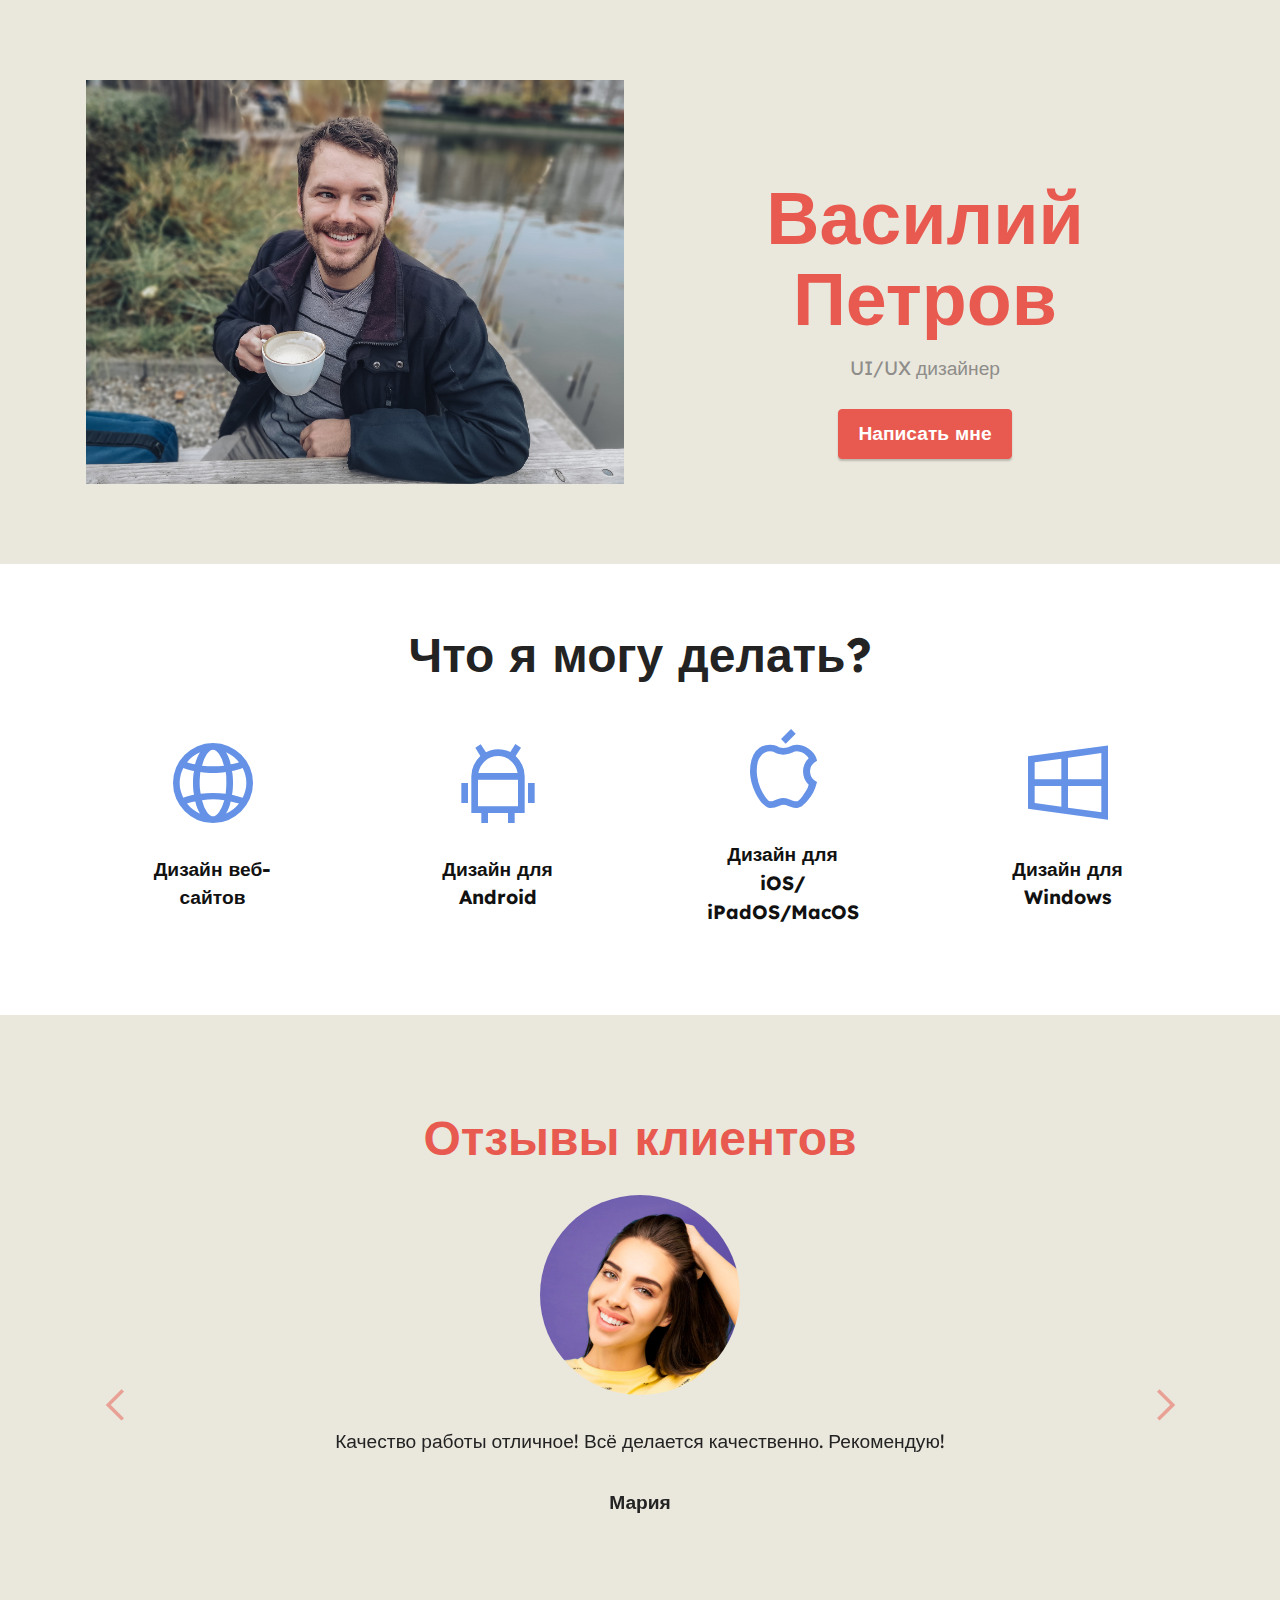
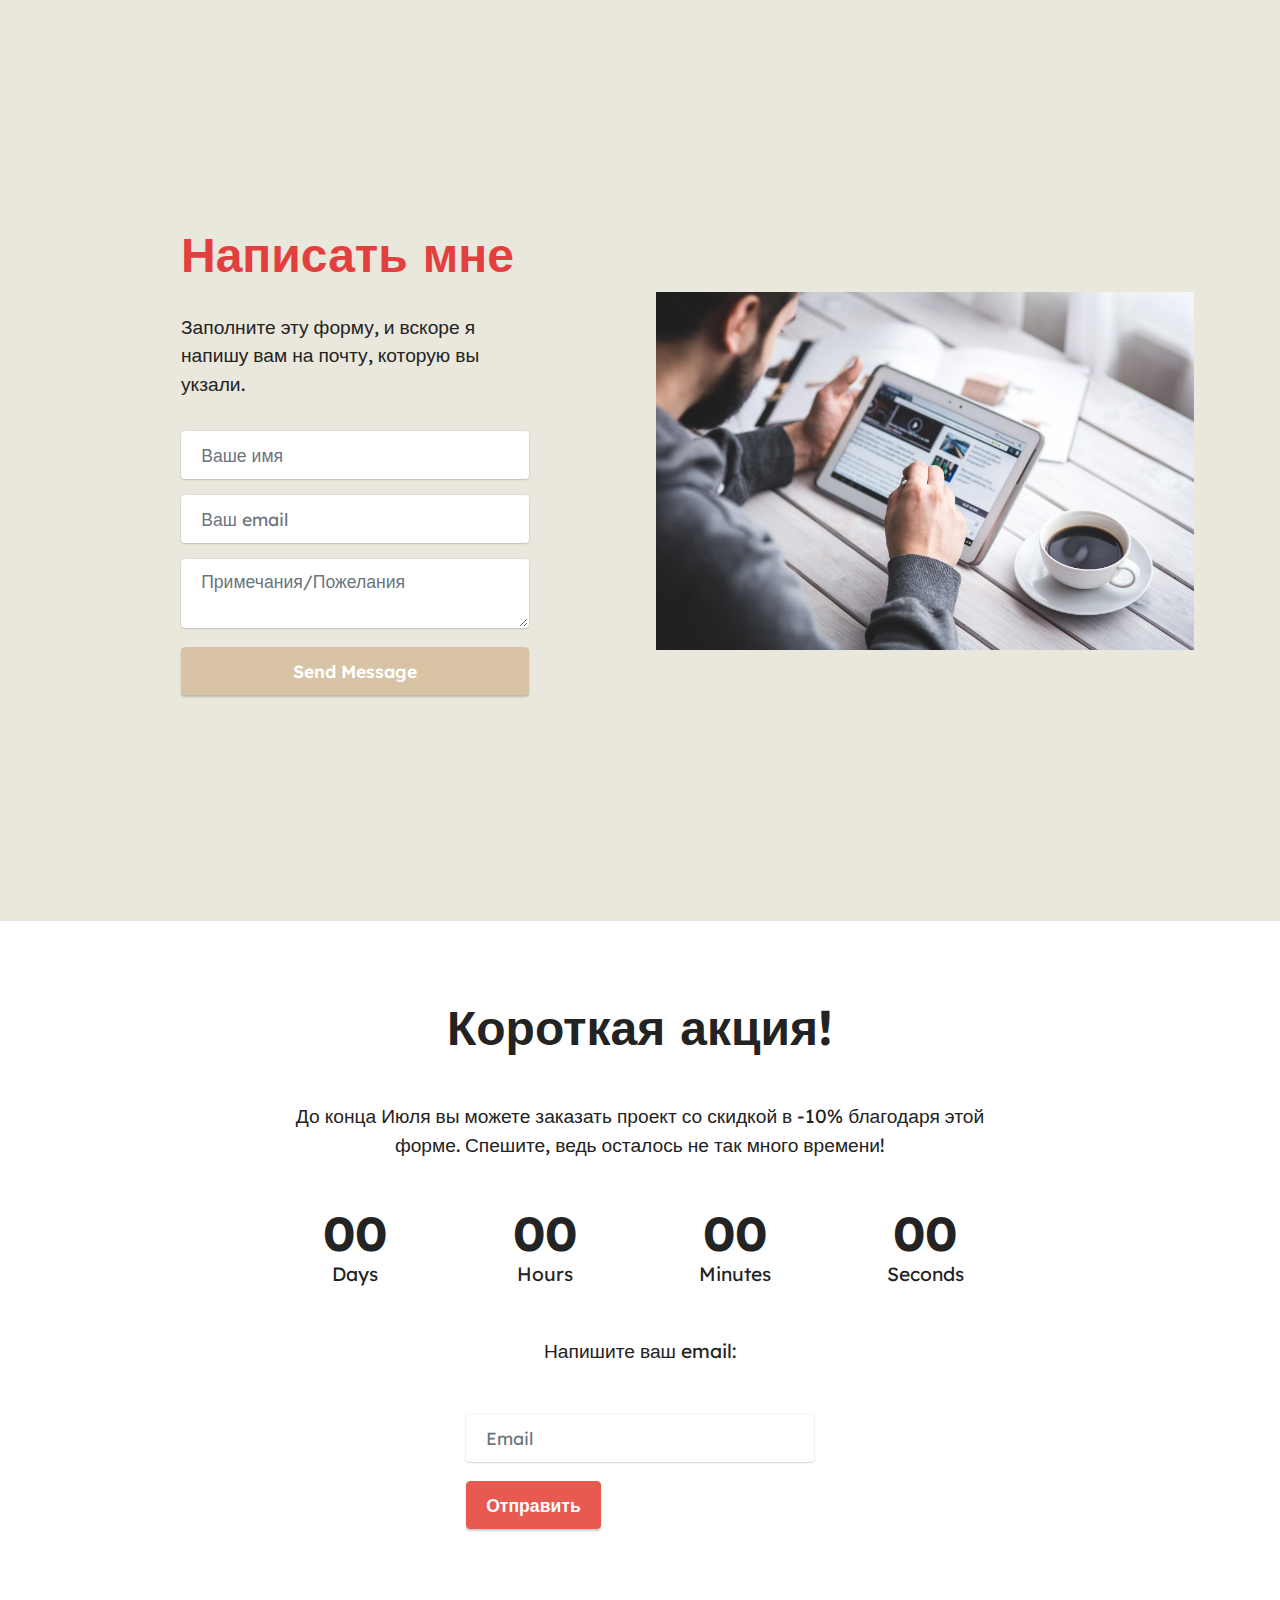
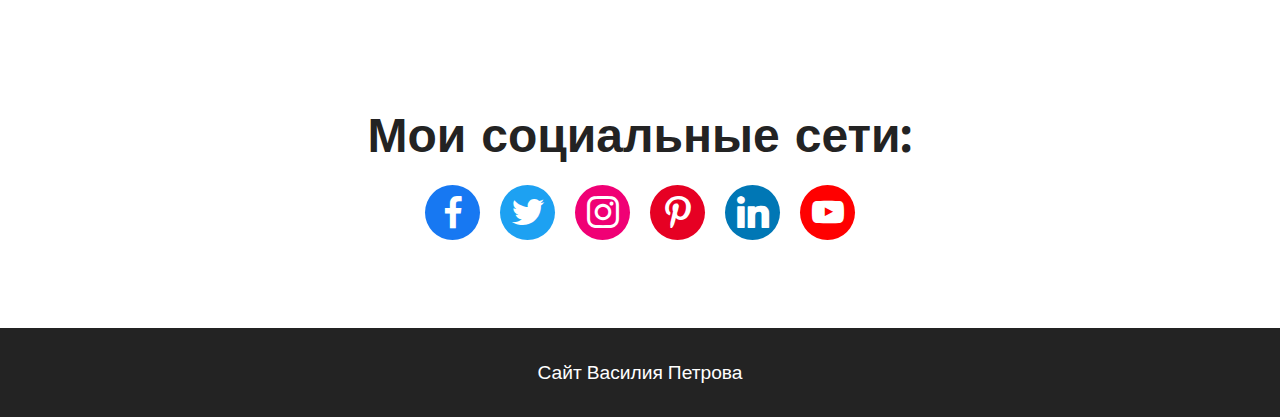
<file: index.html>
<!DOCTYPE html>
<html  >
<head>
  
  <meta charset="UTF-8">
  <meta http-equiv="X-UA-Compatible" content="IE=edge">
  
  <meta name="twitter:card" content="summary_large_image"/>
  <meta name="twitter:image:src" content="">
  <meta property="og:image" content="">
  <meta name="twitter:title" content="Home">
  <meta name="viewport" content="width=device-width, initial-scale=1, minimum-scale=1">
  <link rel="shortcut icon" href="assets/images/logo5.png" type="image/x-icon">
  <meta name="description" content="">
  
  
  <title>Home</title>
  <link rel="stylesheet" href="assets/web/assets/mobirise-icons2/mobirise2.css">
  <link rel="stylesheet" href="assets/bootstrap/css/bootstrap.min.css">
  <link rel="stylesheet" href="assets/bootstrap/css/bootstrap-grid.min.css">
  <link rel="stylesheet" href="assets/bootstrap/css/bootstrap-reboot.min.css">
  <link rel="stylesheet" href="assets/socicon/css/styles.css">
  <link rel="stylesheet" href="assets/theme/css/style.css">
  <link rel="preload" href="https://fonts.googleapis.com/css?family=Lexend:100,200,300,400,500,600,700,800,900&display=swap" as="style" onload="this.onload=null;this.rel='stylesheet'">
  <noscript><link rel="stylesheet" href="https://fonts.googleapis.com/css?family=Lexend:100,200,300,400,500,600,700,800,900&display=swap"></noscript>
  <link rel="preload" as="style" href="assets/mobirise/css/mbr-additional.css"><link rel="stylesheet" href="assets/mobirise/css/mbr-additional.css" type="text/css">
  
  
  
  
</head>
<body>
  
  <section data-bs-version="5.1" class="header11 cid-sFF0SGinka" id="header11-1">

    

    

    <div class="container">
        <div class="row justify-content-center">
            <div class="col-12 col-md-6 image-wrapper">
                <img class="w-100" src="assets/images/mbr.jpg" alt="Mobirise Website Builder">
            </div>
            <div class="col-12 col-md">
                <div class="text-wrapper text-center">
                    <h1 class="mbr-section-title mbr-fonts-style mb-3 display-1">
                        <strong>
</strong><div><strong><br></strong></div><div><strong>Василий Петров</strong></div></h1>
                    <p class="mbr-text mbr-fonts-style display-7">UI/UX дизайнер</p>
                    <div class="mbr-section-btn mt-3"><a class="btn btn-primary display-7" href="index.html#form4-6">Написать мне<br></a></div>
                </div>
            </div>
        </div>
    </div>
</section>

<section data-bs-version="5.1" class="features13 cid-tcr6IbShMy" id="features14-1">
    

    
    
    <div class="container">
        <div class="row">
            <div class="col-12">
                <h3 class="mbr-section-title align-center mb-4 mbr-fonts-style display-2"><strong>Что я могу делать?</strong></h3>
            </div>
            <div class="card col-12 col-md-4 col-lg-2 p-3">
                <div class="card-wrapper">
                    <div class="card-box align-center">
                        <span class="mbr-iconfont mobi-mbri-globe-2 mobi-mbri"></span>
                        <h4 class="card-title align-center mbr-black mbr-fonts-style display-7">
                            <strong>Дизайн веб-сайтов</strong></h4>
                    </div>
                </div>
            </div>
            <div class="card p-3 col-12 col-md-4 col-lg-2">
                <div class="card-wrapper">
                    <div class="card-box align-center">
                        <span class="mbr-iconfont mobi-mbri-android mobi-mbri"></span>
                        <h4 class="card-title align-center mbr-black mbr-fonts-style display-7">
                            <strong>Дизайн для Android</strong></h4>
                    </div>
                </div>
            </div>
            <div class="card p-3 col-12 col-md-4 col-lg-2">
                <div class="card-wrapper">
                    <div class="card-box align-center">
                        <span class="mbr-iconfont mobi-mbri-apple mobi-mbri"></span>
                        <h4 class="card-title align-center mbr-black mbr-fonts-style display-7">
                            <strong>Дизайн для iOS/ iPadOS/MacOS</strong></h4>
                    </div>
                </div>
            </div>
            <div class="card p-3 col-12 col-md-4 col-lg-2">
                <div class="card-wrapper">
                    <div class="card-box align-center">
                        <span class="mbr-iconfont mobi-mbri-windows mobi-mbri"></span>
                        <h4 class="card-title align-center mbr-black mbr-fonts-style display-7"><strong>Дизайн для Windows</strong></h4>
                    </div>
                </div>
            </div>
            
            
        </div>
    </div>
</section>

<section data-bs-version="5.1" class="testimonails3 carousel slide testimonials-slider cid-sFF3oey64R" data-interval="false" data-bs-interval="false" id="testimonials3-5">

    

    

    <div class="text-center container">
        <h3 class="mb-4 mbr-fonts-style display-2">
            <strong>Отзывы клиентов</strong></h3>

        <div class="carousel slide" role="listbox" data-pause="true" data-keyboard="false" data-ride="carousel" data-bs-ride="carousel" data-interval="8000" data-bs-interval="8000">
            <div class="carousel-inner">
                
                
            <div class="carousel-item">
                    <div class="user col-md-8">
                        <div class="user_image">
                            <img src="assets/images/team3.jpg" alt="">
                        </div>
                        <div class="user_text mb-4">
                            <p class="mbr-fonts-style display-7">
                                Качество работы отличное! Всё делается качественно. Рекомендую!</p>
                        </div>
                        <div class="user_name mbr-fonts-style mb-2 display-7">
                            <strong>Мария</strong></div>
                        
                    </div>
                </div><div class="carousel-item">
                    <div class="user col-md-8">
                        <div class="user_image">
                            <img src="assets/images/mbr-1.jpg" alt="">
                        </div>
                        <div class="user_text mb-4">
                            <p class="mbr-fonts-style display-7">
                                Я работал со многими дизайнерами. Но Василий, как по мне, лучше всех справляется со своей работой</p>
                        </div>
                        <div class="user_name mbr-fonts-style mb-2 display-7">
                            <strong>Станислав</strong></div>
                        
                    </div>
                </div><div class="carousel-item">
                    <div class="user col-md-8">
                        <div class="user_image">
                            <img src="assets/images/mbr-7.jpeg" alt="">
                        </div>
                        <div class="user_text mb-4">
                            <p class="mbr-fonts-style display-7">
                                Работу выполняет быстро, но качественно. Я очень доволен результатом работы.</p>
                        </div>
                        <div class="user_name mbr-fonts-style mb-2 display-7">
                            <strong>Олег</strong></div>
                        
                    </div>
                </div></div>

            <div class="carousel-controls">
                <a class="carousel-control-prev" role="button" data-slide="prev" data-bs-slide="prev">
                    <span aria-hidden="true" class="mobi-mbri mobi-mbri-arrow-prev mbr-iconfont"></span>
                    <span class="sr-only visually-hidden">Previous</span>
                </a>

                <a class="carousel-control-next" role="button" data-slide="next" data-bs-slide="next">
                    <span aria-hidden="true" class="mobi-mbri mobi-mbri-arrow-next mbr-iconfont"></span>
                    <span class="sr-only visually-hidden">Next</span>
                </a>
            </div>
        </div>
    </div>
</section>

<section data-bs-version="5.1" class="form4 cid-sFF3qL4anb mbr-fullscreen" id="form4-6">

    

    

    <div class="container">
        <div class="row content-wrapper justify-content-center">
            <div class="col-lg-4 offset-lg-1 mbr-form" data-form-type="formoid">
<!--Formbuilder Form-->
<form action="https://mobirise.eu/" method="POST" class="mbr-form form-with-styler" data-form-title="Form Name"><input type="hidden" name="email" data-form-email="true" value="l3kG/ZM8Vzyp3lXM3rFqBMPUHfSVlf10hkgeZO981ugOg0+B9RUDfX0qdvpFFwI/F+xB0vKl6PpRo4hB/dSyIL2avp2EvA0TJHjiFRtDSCSdjlaZwYUgxG6blQ+6ITwp">
<div class="row">
<div hidden="hidden" data-form-alert="" class="alert alert-success col-12">Спасибо за заполнение формы! Вскоре я напишу вам на почту, которую вы указали в форме.</div>
<div hidden="hidden" data-form-alert-danger="" class="alert alert-danger col-12">Oops...! some problem!</div>
</div>
<div class="dragArea row">
<div class="col-lg-12 col-md-12 col-sm-12">
<h1 class="mbr-section-title mb-4 display-2"><strong>Написать мне</strong></h1>
</div>
<div class="col-lg-12 col-md-12 col-sm-12">
<p class="mbr-text mbr-fonts-style mb-4 display-7"> Заполните эту форму, и вскоре я напишу вам на почту, которую вы укзали.</p>
</div>
<div data-for="name" class="col-lg-12 col-md col-12 form-group mb-3">
<input type="text" name="name" placeholder="Ваше имя" data-form-field="name" class="form-control display-7" value="" id="name-form4-6">
</div>
<div data-for="email" class="col-lg-12 col-md col-12 form-group mb-3">
<input type="email" name="email" placeholder="Ваш email" data-form-field="email" class="form-control display-7" value="" id="email-form4-6">
</div>
<div class="col-lg-12 col-md-12 col-sm-12 form-group" data-for="textarea">
<textarea name="textarea" placeholder="Примечания/Пожелания" data-form-field="textarea" class="form-control display-7" id="textarea-form4-6"></textarea>
</div>
<div class="col-12 col-md-auto mbr-section-btn"><button type="submit" class="btn btn-secondary display-4">Send Message</button></div>
</div>
</form><!--Formbuilder Form-->
</div>
            <div class="col-lg-6 offset-lg-1 col-12">
                <div class="image-wrapper">
                    <img class="w-100" src="assets/images/mbr-9.jpg" alt="Mobirise Website Builder">
                </div>
            </div>
        </div>
    </div>
</section>

<section data-bs-version="5.1" class="countdown1 cid-tcrdvbfkDw" id="countdown1-4">
    

    
    
    <div class="container">
        <div class="row justify-content-center">
            <div class="col-lg-8">
                <h3 class="mbr-section-title mb-5 align-center mbr-fonts-style display-2">
                    <strong>Короткая акция!</strong></h3>
                <h4 class="mbr-section-subtitle mb-5 align-center mbr-fonts-style display-7">
                    До конца Июля вы можете заказать проект со скидкой в -10% благодаря этой форме. Спешите, ведь осталось не так много времени!<br></h4>
                <div class="countdown-cont align-center mb-5">
                    <div class="daysCountdown col-xs-3 col-sm-3 col-md-3" title="Days"></div>
                    <div class="hoursCountdown col-xs-3 col-sm-3 col-md-3" title="Hours"></div>
                    <div class="minutesCountdown col-xs-3 col-sm-3 col-md-3" title="Minutes"></div>
                    <div class="secondsCountdown col-xs-3 col-sm-3 col-md-3" title="Seconds"></div>
                    <div class="countdown" data-due-date="2022/08/01"></div>
                </div>
                <p class="mbr-text mb-5 align-center mbr-fonts-style display-7">
                    Напишите ваш email:</p>
            </div>
        </div>
        <div class="row">
            <div class="col-lg-4 mx-auto mbr-form" data-form-type="formoid">
                <form action="https://mobirise.eu/" method="POST" class="mbr-form form-with-styler" data-form-title="Form Name"><input type="hidden" name="email" data-form-email="true" value="GlSz8+fi50sMxHAIx765Fb5Noil9oIX21FErSFX/Fa6Ox7oVd8orvQyX4wvpcrcRbhjboK8jveh6OAMS4JkV1xYoxk7X7msm1PWuKZwC8X0G47xAOgegFb84vX25RM3P">
                    <div class="row">
                        <div hidden="hidden" data-form-alert="" class="alert alert-success col-12">Поздравляю! Теперь вы получите скидку в -10%! Вскоре я вам напишу на email, который вы указали.</div>
                        <div hidden="hidden" data-form-alert-danger="" class="alert alert-danger col-12">Oops...! some problem!</div>
                    </div>
                    <div class="dragArea row">
                        <div class="col form-group" data-for="email">
                            <input type="text" name="email" placeholder="Email" data-form-field="email" class="form-control" required="required" value="" id="email-countdown1-4">
                        </div>
                        <div class="mbr-section-btn"><button type="submit" class="btn btn-primary display-4">Отправить</button></div>
                    </div>
                </form>
            </div>
        </div>
    </div>
</section>

<section data-bs-version="5.1" class="share3 cid-tcrd3zOC22" id="share3-3">
    
     
    
    
    

    <div class="container">
        <div class="media-container-row">
            <div class="col-12">
                <h3 class="mbr-section-title align-center mb-3 mbr-fonts-style display-2"><strong>Мои социальные сети:</strong><strong><br></strong></h3>
                <div class="social-list align-center">
                   
                    <a class="iconfont-wrapper bg-facebook m-2 " target="_blank" href="https://mobiri.se">
                            <span class="socicon-facebook socicon"></span>
                        </a>
                        <a class="iconfont-wrapper bg-twitter m-2" href="https://mobiri.se" target="_blank">
                            <span class="socicon-twitter socicon"></span>
                        </a>
                        <a class="iconfont-wrapper bg-instagram m-2" href="https://mobiri.se" target="_blank">
                            <span class="socicon-instagram socicon"></span>
                        </a>
                        <a class="iconfont-wrapper bg-pinterest m-2" href="https://mobiri.se" target="_blank">
                            <span class="socicon-pinterest socicon"></span>
                        </a>
                        
                        <a class="iconfont-wrapper bg-linkedin m-2" href="https://mobiri.se" target="_blank">
                            <span class="socicon-linkedin socicon"></span>
                        </a>
                        
                        
                        
                        <a class="iconfont-wrapper bg-youtube m-2" href="https://youtu.be/dQw4w9WgXcQ" target="_blank">
                            <span class="socicon-youtube socicon"></span>
                        </a>
                        
                </div>
            </div>
        </div>
    </div>
</section>

<section data-bs-version="5.1" class="footer7 cid-tcrjA2eVLK" once="footers" id="footer7-8">

    

    

    <div class="container">
        <div class="media-container-row align-center mbr-white">
            <div class="col-12">
                <p class="mbr-text mb-0 mbr-fonts-style display-7">Сайт Василия Петрова</p>
            </div>
        </div>
    </div>
</section><section><a href="https://mobiri.se"></a><a href="https://mobiri.se"></a></section><script src="assets/bootstrap/js/bootstrap.bundle.min.js"></script>  <script src="assets/smoothscroll/smooth-scroll.js"></script>  <script src="assets/ytplayer/index.js"></script>  <script src="assets/countdown/countdown.js"></script>  <script src="assets/theme/js/script.js"></script>  <script src="assets/formoid/formoid.min.js"></script>  
  
  
</body>
</html>
</file>
<file: assets/web/assets/mobirise-icons2/mobirise2.css>
@font-face {
  font-family: 'Moririse2';
  font-display: swap;
  src:  url('mobirise2.eot?f2bix4');
  src:  url('mobirise2.eot?f2bix4#iefix') format('embedded-opentype'),
    url('mobirise2.ttf?f2bix4') format('truetype'),
    url('mobirise2.woff?f2bix4') format('woff'),
    url('mobirise2.svg?f2bix4#mobirise2') format('svg');
  font-weight: normal;
  font-style: normal;
}

[class^="mobi-"], [class*=" mobi-"] {
  /* use !important to prevent issues with browser extensions that change fonts */
  font-family: 'Moririse2' !important;
  speak: none;
  font-style: normal;
  font-weight: normal;
  font-variant: normal;
  text-transform: none;
  line-height: 1;

  /* Better Font Rendering =========== */
  -webkit-font-smoothing: antialiased;
  -moz-osx-font-smoothing: grayscale;
}

.mobi-mbri-add-submenu:before {
  content: "\e900";
}
.mobi-mbri-alert:before {
  content: "\e901";
}
.mobi-mbri-align-center:before {
  content: "\e902";
}
.mobi-mbri-align-justify:before {
  content: "\e903";
}
.mobi-mbri-align-left:before {
  content: "\e904";
}
.mobi-mbri-align-right:before {
  content: "\e905";
}
.mobi-mbri-android:before {
  content: "\e906";
}
.mobi-mbri-apple:before {
  content: "\e907";
}
.mobi-mbri-arrow-down:before {
  content: "\e908";
}
.mobi-mbri-arrow-next:before {
  content: "\e909";
}
.mobi-mbri-arrow-prev:before {
  content: "\e90a";
}
.mobi-mbri-arrow-up:before {
  content: "\e90b";
}
.mobi-mbri-bold:before {
  content: "\e90c";
}
.mobi-mbri-bookmark:before {
  content: "\e90d";
}
.mobi-mbri-bootstrap:before {
  content: "\e90e";
}
.mobi-mbri-briefcase:before {
  content: "\e90f";
}
.mobi-mbri-browse:before {
  content: "\e910";
}
.mobi-mbri-bulleted-list:before {
  content: "\e911";
}
.mobi-mbri-calendar:before {
  content: "\e912";
}
.mobi-mbri-camera:before {
  content: "\e913";
}
.mobi-mbri-cart-add:before {
  content: "\e914";
}
.mobi-mbri-cart-full:before {
  content: "\e915";
}
.mobi-mbri-cash:before {
  content: "\e916";
}
.mobi-mbri-change-style:before {
  content: "\e917";
}
.mobi-mbri-chat:before {
  content: "\e918";
}
.mobi-mbri-clock:before {
  content: "\e919";
}
.mobi-mbri-close:before {
  content: "\e91a";
}
.mobi-mbri-cloud:before {
  content: "\e91b";
}
.mobi-mbri-code:before {
  content: "\e91c";
}
.mobi-mbri-contact-form:before {
  content: "\e91d";
}
.mobi-mbri-credit-card:before {
  content: "\e91e";
}
.mobi-mbri-cursor-click:before {
  content: "\e91f";
}
.mobi-mbri-cust-feedback:before {
  content: "\e920";
}
.mobi-mbri-database:before {
  content: "\e921";
}
.mobi-mbri-delivery:before {
  content: "\e922";
}
.mobi-mbri-desktop:before {
  content: "\e923";
}
.mobi-mbri-devices:before {
  content: "\e924";
}
.mobi-mbri-down:before {
  content: "\e925";
}
.mobi-mbri-download-2:before {
  content: "\e926";
}
.mobi-mbri-download:before {
  content: "\e927";
}
.mobi-mbri-drag-n-drop-2:before {
  content: "\e928";
}
.mobi-mbri-drag-n-drop:before {
  content: "\e929";
}
.mobi-mbri-edit-2:before {
  content: "\e92a";
}
.mobi-mbri-edit:before {
  content: "\e92b";
}
.mobi-mbri-error:before {
  content: "\e92c";
}
.mobi-mbri-extension:before {
  content: "\e92d";
}
.mobi-mbri-features:before {
  content: "\e92e";
}
.mobi-mbri-file:before {
  content: "\e92f";
}
.mobi-mbri-flag:before {
  content: "\e930";
}
.mobi-mbri-folder:before {
  content: "\e931";
}
.mobi-mbri-gift:before {
  content: "\e932";
}
.mobi-mbri-github:before {
  content: "\e933";
}
.mobi-mbri-globe-2:before {
  content: "\e934";
}
.mobi-mbri-globe:before {
  content: "\e935";
}
.mobi-mbri-growing-chart:before {
  content: "\e936";
}
.mobi-mbri-hearth:before {
  content: "\e937";
}
.mobi-mbri-help:before {
  content: "\e938";
}
.mobi-mbri-home:before {
  content: "\e939";
}
.mobi-mbri-hot-cup:before {
  content: "\e93a";
}
.mobi-mbri-idea:before {
  content: "\e93b";
}
.mobi-mbri-image-gallery:before {
  content: "\e93c";
}
.mobi-mbri-image-slider:before {
  content: "\e93d";
}
.mobi-mbri-info:before {
  content: "\e93e";
}
.mobi-mbri-italic:before {
  content: "\e93f";
}
.mobi-mbri-key:before {
  content: "\e940";
}
.mobi-mbri-laptop:before {
  content: "\e941";
}
.mobi-mbri-layers:before {
  content: "\e942";
}
.mobi-mbri-left-right:before {
  content: "\e943";
}
.mobi-mbri-left:before {
  content: "\e944";
}
.mobi-mbri-letter:before {
  content: "\e945";
}
.mobi-mbri-like:before {
  content: "\e946";
}
.mobi-mbri-link:before {
  content: "\e947";
}
.mobi-mbri-lock:before {
  content: "\e948";
}
.mobi-mbri-login:before {
  content: "\e949";
}
.mobi-mbri-logout:before {
  content: "\e94a";
}
.mobi-mbri-magic-stick:before {
  content: "\e94b";
}
.mobi-mbri-map-pin:before {
  content: "\e94c";
}
.mobi-mbri-menu:before {
  content: "\e94d";
}
.mobi-mbri-mobile-2:before {
  content: "\e94e";
}
.mobi-mbri-mobile-horizontal:before {
  content: "\e94f";
}
.mobi-mbri-mobile:before {
  content: "\e950";
}
.mobi-mbri-mobirise:before {
  content: "\e951";
}
.mobi-mbri-more-horizontal:before {
  content: "\e952";
}
.mobi-mbri-more-vertical:before {
  content: "\e953";
}
.mobi-mbri-music:before {
  content: "\e954";
}
.mobi-mbri-new-file:before {
  content: "\e955";
}
.mobi-mbri-numbered-list:before {
  content: "\e956";
}
.mobi-mbri-opened-folder:before {
  content: "\e957";
}
.mobi-mbri-pages:before {
  content: "\e958";
}
.mobi-mbri-paper-plane:before {
  content: "\e959";
}
.mobi-mbri-paperclip:before {
  content: "\e95a";
}
.mobi-mbri-phone:before {
  content: "\e95b";
}
.mobi-mbri-photo:before {
  content: "\e95c";
}
.mobi-mbri-photos:before {
  content: "\e95d";
}
.mobi-mbri-pin:before {
  content: "\e95e";
}
.mobi-mbri-play:before {
  content: "\e95f";
}
.mobi-mbri-plus:before {
  content: "\e960";
}
.mobi-mbri-preview:before {
  content: "\e961";
}
.mobi-mbri-print:before {
  content: "\e962";
}
.mobi-mbri-protect:before {
  content: "\e963";
}
.mobi-mbri-question:before {
  content: "\e964";
}
.mobi-mbri-quote-left:before {
  content: "\e965";
}
.mobi-mbri-quote-right:before {
  content: "\e966";
}
.mobi-mbri-redo:before {
  content: "\e967";
}
.mobi-mbri-refresh:before {
  content: "\e968";
}
.mobi-mbri-responsive-2:before {
  content: "\e969";
}
.mobi-mbri-responsive:before {
  content: "\e96a";
}
.mobi-mbri-right:before {
  content: "\e96b";
}
.mobi-mbri-rocket:before {
  content: "\e96c";
}
.mobi-mbri-sad-face:before {
  content: "\e96d";
}
.mobi-mbri-sale:before {
  content: "\e96e";
}
.mobi-mbri-save:before {
  content: "\e96f";
}
.mobi-mbri-search:before {
  content: "\e970";
}
.mobi-mbri-setting-2:before {
  content: "\e971";
}
.mobi-mbri-setting-3:before {
  content: "\e972";
}
.mobi-mbri-setting:before {
  content: "\e973";
}
.mobi-mbri-share:before {
  content: "\e974";
}
.mobi-mbri-shopping-bag:before {
  content: "\e975";
}
.mobi-mbri-shopping-basket:before {
  content: "\e976";
}
.mobi-mbri-shopping-cart:before {
  content: "\e977";
}
.mobi-mbri-sites:before {
  content: "\e978";
}
.mobi-mbri-smile-face:before {
  content: "\e979";
}
.mobi-mbri-speed:before {
  content: "\e97a";
}
.mobi-mbri-star:before {
  content: "\e97b";
}
.mobi-mbri-success:before {
  content: "\e97c";
}
.mobi-mbri-sun:before {
  content: "\e97d";
}
.mobi-mbri-sun2:before {
  content: "\e97e";
}
.mobi-mbri-tablet-vertical:before {
  content: "\e97f";
}
.mobi-mbri-tablet:before {
  content: "\e980";
}
.mobi-mbri-target:before {
  content: "\e981";
}
.mobi-mbri-timer:before {
  content: "\e982";
}
.mobi-mbri-to-ftp:before {
  content: "\e983";
}
.mobi-mbri-to-local-drive:before {
  content: "\e984";
}
.mobi-mbri-touch-swipe:before {
  content: "\e985";
}
.mobi-mbri-touch:before {
  content: "\e986";
}
.mobi-mbri-trash:before {
  content: "\e987";
}
.mobi-mbri-underline:before {
  content: "\e988";
}
.mobi-mbri-undo:before {
  content: "\e989";
}
.mobi-mbri-unlink:before {
  content: "\e98a";
}
.mobi-mbri-unlock:before {
  content: "\e98b";
}
.mobi-mbri-up-down:before {
  content: "\e98c";
}
.mobi-mbri-up:before {
  content: "\e98d";
}
.mobi-mbri-update:before {
  content: "\e98e";
}
.mobi-mbri-upload-2:before {
  content: "\e98f";
}
.mobi-mbri-upload:before {
  content: "\e990";
}
.mobi-mbri-user-2:before {
  content: "\e991";
}
.mobi-mbri-user:before {
  content: "\e992";
}
.mobi-mbri-users:before {
  content: "\e993";
}
.mobi-mbri-video-play:before {
  content: "\e994";
}
.mobi-mbri-video:before {
  content: "\e995";
}
.mobi-mbri-watch:before {
  content: "\e996";
}
.mobi-mbri-website-theme-2:before {
  content: "\e997";
}
.mobi-mbri-website-theme:before {
  content: "\e998";
}
.mobi-mbri-wifi:before {
  content: "\e999";
}
.mobi-mbri-windows:before {
  content: "\e99a";
}
.mobi-mbri-zoom-in:before {
  content: "\e99b";
}
.mobi-mbri-zoom-out:before {
  content: "\e99c";
}
</file>
<file: assets/socicon/css/styles.css>
@charset "UTF-8";

@font-face {
  font-family: 'Socicon';
  src:  url('../fonts/socicon.eot');
  src:  url('../fonts/socicon.eot?#iefix') format('embedded-opentype'),
    url('../fonts/socicon.woff2') format('woff2'),
    url('../fonts/socicon.ttf') format('truetype'),
    url('../fonts/socicon.woff') format('woff'),
    url('../fonts/socicon.svg#socicon') format('svg');
  font-weight: normal;
  font-style: normal;
  font-display: swap;
}

[data-icon]:before {
  font-family: "socicon" !important;
  content: attr(data-icon);
  font-style: normal !important;
  font-weight: normal !important;
  font-variant: normal !important;
  text-transform: none !important;
  speak: none;
  line-height: 1;
  -webkit-font-smoothing: antialiased;
  -moz-osx-font-smoothing: grayscale;
}

[class^="socicon-"], [class*=" socicon-"] {
  /* use !important to prevent issues with browser extensions that change fonts */
  font-family: 'Socicon' !important;
  speak: none;
  font-style: normal;
  font-weight: normal;
  font-variant: normal;
  text-transform: none;
  line-height: 1;

  /* Better Font Rendering =========== */
  -webkit-font-smoothing: antialiased;
  -moz-osx-font-smoothing: grayscale;
}

.socicon-eitaa:before {
  content: "\e97c";
}
.socicon-soroush:before {
  content: "\e97d";
}
.socicon-bale:before {
  content: "\e97e";
}
.socicon-zazzle:before {
  content: "\e97b";
}
.socicon-society6:before {
  content: "\e97a";
}
.socicon-redbubble:before {
  content: "\e979";
}
.socicon-avvo:before {
  content: "\e978";
}
.socicon-stitcher:before {
  content: "\e977";
}
.socicon-googlehangouts:before {
  content: "\e974";
}
.socicon-dlive:before {
  content: "\e975";
}
.socicon-vsco:before {
  content: "\e976";
}
.socicon-flipboard:before {
  content: "\e973";
}
.socicon-ubuntu:before {
  content: "\e958";
}
.socicon-artstation:before {
  content: "\e959";
}
.socicon-invision:before {
  content: "\e95a";
}
.socicon-torial:before {
  content: "\e95b";
}
.socicon-collectorz:before {
  content: "\e95c";
}
.socicon-seenthis:before {
  content: "\e95d";
}
.socicon-googleplaymusic:before {
  content: "\e95e";
}
.socicon-debian:before {
  content: "\e95f";
}
.socicon-filmfreeway:before {
  content: "\e960";
}
.socicon-gnome:before {
  content: "\e961";
}
.socicon-itchio:before {
  content: "\e962";
}
.socicon-jamendo:before {
  content: "\e963";
}
.socicon-mix:before {
  content: "\e964";
}
.socicon-sharepoint:before {
  content: "\e965";
}
.socicon-tinder:before {
  content: "\e966";
}
.socicon-windguru:before {
  content: "\e967";
}
.socicon-cdbaby:before {
  content: "\e968";
}
.socicon-elementaryos:before {
  content: "\e969";
}
.socicon-stage32:before {
  content: "\e96a";
}
.socicon-tiktok:before {
  content: "\e96b";
}
.socicon-gitter:before {
  content: "\e96c";
}
.socicon-letterboxd:before {
  content: "\e96d";
}
.socicon-threema:before {
  content: "\e96e";
}
.socicon-splice:before {
  content: "\e96f";
}
.socicon-metapop:before {
  content: "\e970";
}
.socicon-naver:before {
  content: "\e971";
}
.socicon-remote:before {
  content: "\e972";
}
.socicon-internet:before {
  content: "\e957";
}
.socicon-moddb:before {
  content: "\e94b";
}
.socicon-indiedb:before {
  content: "\e94c";
}
.socicon-traxsource:before {
  content: "\e94d";
}
.socicon-gamefor:before {
  content: "\e94e";
}
.socicon-pixiv:before {
  content: "\e94f";
}
.socicon-myanimelist:before {
  content: "\e950";
}
.socicon-blackberry:before {
  content: "\e951";
}
.socicon-wickr:before {
  content: "\e952";
}
.socicon-spip:before {
  content: "\e953";
}
.socicon-napster:before {
  content: "\e954";
}
.socicon-beatport:before {
  content: "\e955";
}
.socicon-hackerone:before {
  content: "\e956";
}
.socicon-hackernews:before {
  content: "\e946";
}
.socicon-smashwords:before {
  content: "\e947";
}
.socicon-kobo:before {
  content: "\e948";
}
.socicon-bookbub:before {
  content: "\e949";
}
.socicon-mailru:before {
  content: "\e94a";
}
.socicon-gitlab:before {
  content: "\e945";
}
.socicon-instructables:before {
  content: "\e944";
}
.socicon-portfolio:before {
  content: "\e943";
}
.socicon-codered:before {
  content: "\e940";
}
.socicon-origin:before {
  content: "\e941";
}
.socicon-nextdoor:before {
  content: "\e942";
}
.socicon-udemy:before {
  content: "\e93f";
}
.socicon-livemaster:before {
  content: "\e93e";
}
.socicon-crunchbase:before {
  content: "\e93b";
}
.socicon-homefy:before {
  content: "\e93c";
}
.socicon-calendly:before {
  content: "\e93d";
}
.socicon-realtor:before {
  content: "\e90f";
}
.socicon-tidal:before {
  content: "\e910";
}
.socicon-qobuz:before {
  content: "\e911";
}
.socicon-natgeo:before {
  content: "\e912";
}
.socicon-mastodon:before {
  content: "\e913";
}
.socicon-unsplash:before {
  content: "\e914";
}
.socicon-homeadvisor:before {
  content: "\e915";
}
.socicon-angieslist:before {
  content: "\e916";
}
.socicon-codepen:before {
  content: "\e917";
}
.socicon-slack:before {
  content: "\e918";
}
.socicon-openaigym:before {
  content: "\e919";
}
.socicon-logmein:before {
  content: "\e91a";
}
.socicon-fiverr:before {
  content: "\e91b";
}
.socicon-gotomeeting:before {
  content: "\e91c";
}
.socicon-aliexpress:before {
  content: "\e91d";
}
.socicon-guru:before {
  content: "\e91e";
}
.socicon-appstore:before {
  content: "\e91f";
}
.socicon-homes:before {
  content: "\e920";
}
.socicon-zoom:before {
  content: "\e921";
}
.socicon-alibaba:before {
  content: "\e922";
}
.socicon-craigslist:before {
  content: "\e923";
}
.socicon-wix:before {
  content: "\e924";
}
.socicon-redfin:before {
  content: "\e925";
}
.socicon-googlecalendar:before {
  content: "\e926";
}
.socicon-shopify:before {
  content: "\e927";
}
.socicon-freelancer:before {
  content: "\e928";
}
.socicon-seedrs:before {
  content: "\e929";
}
.socicon-bing:before {
  content: "\e92a";
}
.socicon-doodle:before {
  content: "\e92b";
}
.socicon-bonanza:before {
  content: "\e92c";
}
.socicon-squarespace:before {
  content: "\e92d";
}
.socicon-toptal:before {
  content: "\e92e";
}
.socicon-gust:before {
  content: "\e92f";
}
.socicon-ask:before {
  content: "\e930";
}
.socicon-trulia:before {
  content: "\e931";
}
.socicon-loomly:before {
  content: "\e932";
}
.socicon-ghost:before {
  content: "\e933";
}
.socicon-upwork:before {
  content: "\e934";
}
.socicon-fundable:before {
  content: "\e935";
}
.socicon-booking:before {
  content: "\e936";
}
.socicon-googlemaps:before {
  content: "\e937";
}
.socicon-zillow:before {
  content: "\e938";
}
.socicon-niconico:before {
  content: "\e939";
}
.socicon-toneden:before {
  content: "\e93a";
}
.socicon-augment:before {
  content: "\e908";
}
.socicon-bitbucket:before {
  content: "\e909";
}
.socicon-fyuse:before {
  content: "\e90a";
}
.socicon-yt-gaming:before {
  content: "\e90b";
}
.socicon-sketchfab:before {
  content: "\e90c";
}
.socicon-mobcrush:before {
  content: "\e90d";
}
.socicon-microsoft:before {
  content: "\e90e";
}
.socicon-pandora:before {
  content: "\e907";
}
.socicon-messenger:before {
  content: "\e906";
}
.socicon-gamewisp:before {
  content: "\e905";
}
.socicon-bloglovin:before {
  content: "\e904";
}
.socicon-tunein:before {
  content: "\e903";
}
.socicon-gamejolt:before {
  content: "\e901";
}
.socicon-trello:before {
  content: "\e902";
}
.socicon-spreadshirt:before {
  content: "\e900";
}
.socicon-500px:before {
  content: "\e000";
}
.socicon-8tracks:before {
  content: "\e001";
}
.socicon-airbnb:before {
  content: "\e002";
}
.socicon-alliance:before {
  content: "\e003";
}
.socicon-amazon:before {
  content: "\e004";
}
.socicon-amplement:before {
  content: "\e005";
}
.socicon-android:before {
  content: "\e006";
}
.socicon-angellist:before {
  content: "\e007";
}
.socicon-apple:before {
  content: "\e008";
}
.socicon-appnet:before {
  content: "\e009";
}
.socicon-baidu:before {
  content: "\e00a";
}
.socicon-bandcamp:before {
  content: "\e00b";
}
.socicon-battlenet:before {
  content: "\e00c";
}
.socicon-mixer:before {
  content: "\e00d";
}
.socicon-bebee:before {
  content: "\e00e";
}
.socicon-bebo:before {
  content: "\e00f";
}
.socicon-behance:before {
  content: "\e010";
}
.socicon-blizzard:before {
  content: "\e011";
}
.socicon-blogger:before {
  content: "\e012";
}
.socicon-buffer:before {
  content: "\e013";
}
.socicon-chrome:before {
  content: "\e014";
}
.socicon-coderwall:before {
  content: "\e015";
}
.socicon-curse:before {
  content: "\e016";
}
.socicon-dailymotion:before {
  content: "\e017";
}
.socicon-deezer:before {
  content: "\e018";
}
.socicon-delicious:before {
  content: "\e019";
}
.socicon-deviantart:before {
  content: "\e01a";
}
.socicon-diablo:before {
  content: "\e01b";
}
.socicon-digg:before {
  content: "\e01c";
}
.socicon-discord:before {
  content: "\e01d";
}
.socicon-disqus:before {
  content: "\e01e";
}
.socicon-douban:before {
  content: "\e01f";
}
.socicon-draugiem:before {
  content: "\e020";
}
.socicon-dribbble:before {
  content: "\e021";
}
.socicon-drupal:before {
  content: "\e022";
}
.socicon-ebay:before {
  content: "\e023";
}
.socicon-ello:before {
  content: "\e024";
}
.socicon-endomodo:before {
  content: "\e025";
}
.socicon-envato:before {
  content: "\e026";
}
.socicon-etsy:before {
  content: "\e027";
}
.socicon-facebook:before {
  content: "\e028";
}
.socicon-feedburner:before {
  content: "\e029";
}
.socicon-filmweb:before {
  content: "\e02a";
}
.socicon-firefox:before {
  content: "\e02b";
}
.socicon-flattr:before {
  content: "\e02c";
}
.socicon-flickr:before {
  content: "\e02d";
}
.socicon-formulr:before {
  content: "\e02e";
}
.socicon-forrst:before {
  content: "\e02f";
}
.socicon-foursquare:before {
  content: "\e030";
}
.socicon-friendfeed:before {
  content: "\e031";
}
.socicon-github:before {
  content: "\e032";
}
.socicon-goodreads:before {
  content: "\e033";
}
.socicon-google:before {
  content: "\e034";
}
.socicon-googlescholar:before {
  content: "\e035";
}
.socicon-googlegroups:before {
  content: "\e036";
}
.socicon-googlephotos:before {
  content: "\e037";
}
.socicon-googleplus:before {
  content: "\e038";
}
.socicon-grooveshark:before {
  content: "\e039";
}
.socicon-hackerrank:before {
  content: "\e03a";
}
.socicon-hearthstone:before {
  content: "\e03b";
}
.socicon-hellocoton:before {
  content: "\e03c";
}
.socicon-heroes:before {
  content: "\e03d";
}
.socicon-smashcast:before {
  content: "\e03e";
}
.socicon-horde:before {
  content: "\e03f";
}
.socicon-houzz:before {
  content: "\e040";
}
.socicon-icq:before {
  content: "\e041";
}
.socicon-identica:before {
  content: "\e042";
}
.socicon-imdb:before {
  content: "\e043";
}
.socicon-instagram:before {
  content: "\e044";
}
.socicon-issuu:before {
  content: "\e045";
}
.socicon-istock:before {
  content: "\e046";
}
.socicon-itunes:before {
  content: "\e047";
}
.socicon-keybase:before {
  content: "\e048";
}
.socicon-lanyrd:before {
  content: "\e049";
}
.socicon-lastfm:before {
  content: "\e04a";
}
.socicon-line:before {
  content: "\e04b";
}
.socicon-linkedin:before {
  content: "\e04c";
}
.socicon-livejournal:before {
  content: "\e04d";
}
.socicon-lyft:before {
  content: "\e04e";
}
.socicon-macos:before {
  content: "\e04f";
}
.socicon-mail:before {
  content: "\e050";
}
.socicon-medium:before {
  content: "\e051";
}
.socicon-meetup:before {
  content: "\e052";
}
.socicon-mixcloud:before {
  content: "\e053";
}
.socicon-modelmayhem:before {
  content: "\e054";
}
.socicon-mumble:before {
  content: "\e055";
}
.socicon-myspace:before {
  content: "\e056";
}
.socicon-newsvine:before {
  content: "\e057";
}
.socicon-nintendo:before {
  content: "\e058";
}
.socicon-npm:before {
  content: "\e059";
}
.socicon-odnoklassniki:before {
  content: "\e05a";
}
.socicon-openid:before {
  content: "\e05b";
}
.socicon-opera:before {
  content: "\e05c";
}
.socicon-outlook:before {
  content: "\e05d";
}
.socicon-overwatch:before {
  content: "\e05e";
}
.socicon-patreon:before {
  content: "\e05f";
}
.socicon-paypal:before {
  content: "\e060";
}
.socicon-periscope:before {
  content: "\e061";
}
.socicon-persona:before {
  content: "\e062";
}
.socicon-pinterest:before {
  content: "\e063";
}
.socicon-play:before {
  content: "\e064";
}
.socicon-player:before {
  content: "\e065";
}
.socicon-playstation:before {
  content: "\e066";
}
.socicon-pocket:before {
  content: "\e067";
}
.socicon-qq:before {
  content: "\e068";
}
.socicon-quora:before {
  content: "\e069";
}
.socicon-raidcall:before {
  content: "\e06a";
}
.socicon-ravelry:before {
  content: "\e06b";
}
.socicon-reddit:before {
  content: "\e06c";
}
.socicon-renren:before {
  content: "\e06d";
}
.socicon-researchgate:before {
  content: "\e06e";
}
.socicon-residentadvisor:before {
  content: "\e06f";
}
.socicon-reverbnation:before {
  content: "\e070";
}
.socicon-rss:before {
  content: "\e071";
}
.socicon-sharethis:before {
  content: "\e072";
}
.socicon-skype:before {
  content: "\e073";
}
.socicon-slideshare:before {
  content: "\e074";
}
.socicon-smugmug:before {
  content: "\e075";
}
.socicon-snapchat:before {
  content: "\e076";
}
.socicon-songkick:before {
  content: "\e077";
}
.socicon-soundcloud:before {
  content: "\e078";
}
.socicon-spotify:before {
  content: "\e079";
}
.socicon-stackexchange:before {
  content: "\e07a";
}
.socicon-stackoverflow:before {
  content: "\e07b";
}
.socicon-starcraft:before {
  content: "\e07c";
}
.socicon-stayfriends:before {
  content: "\e07d";
}
.socicon-steam:before {
  content: "\e07e";
}
.socicon-storehouse:before {
  content: "\e07f";
}
.socicon-strava:before {
  content: "\e080";
}
.socicon-streamjar:before {
  content: "\e081";
}
.socicon-stumbleupon:before {
  content: "\e082";
}
.socicon-swarm:before {
  content: "\e083";
}
.socicon-teamspeak:before {
  content: "\e084";
}
.socicon-teamviewer:before {
  content: "\e085";
}
.socicon-technorati:before {
  content: "\e086";
}
.socicon-telegram:before {
  content: "\e087";
}
.socicon-tripadvisor:before {
  content: "\e088";
}
.socicon-tripit:before {
  content: "\e089";
}
.socicon-triplej:before {
  content: "\e08a";
}
.socicon-tumblr:before {
  content: "\e08b";
}
.socicon-twitch:before {
  content: "\e08c";
}
.socicon-twitter:before {
  content: "\e08d";
}
.socicon-uber:before {
  content: "\e08e";
}
.socicon-ventrilo:before {
  content: "\e08f";
}
.socicon-viadeo:before {
  content: "\e090";
}
.socicon-viber:before {
  content: "\e091";
}
.socicon-viewbug:before {
  content: "\e092";
}
.socicon-vimeo:before {
  content: "\e093";
}
.socicon-vine:before {
  content: "\e094";
}
.socicon-vkontakte:before {
  content: "\e095";
}
.socicon-warcraft:before {
  content: "\e096";
}
.socicon-wechat:before {
  content: "\e097";
}
.socicon-weibo:before {
  content: "\e098";
}
.socicon-whatsapp:before {
  content: "\e099";
}
.socicon-wikipedia:before {
  content: "\e09a";
}
.socicon-windows:before {
  content: "\e09b";
}
.socicon-wordpress:before {
  content: "\e09c";
}
.socicon-wykop:before {
  content: "\e09d";
}
.socicon-xbox:before {
  content: "\e09e";
}
.socicon-xing:before {
  content: "\e09f";
}
.socicon-yahoo:before {
  content: "\e0a0";
}
.socicon-yammer:before {
  content: "\e0a1";
}
.socicon-yandex:before {
  content: "\e0a2";
}
.socicon-yelp:before {
  content: "\e0a3";
}
.socicon-younow:before {
  content: "\e0a4";
}
.socicon-youtube:before {
  content: "\e0a5";
}
.socicon-zapier:before {
  content: "\e0a6";
}
.socicon-zerply:before {
  content: "\e0a7";
}
.socicon-zomato:before {
  content: "\e0a8";
}
.socicon-zynga:before {
  content: "\e0a9";
}
</file>
<file: assets/theme/css/style.css>
@charset "UTF-8";
section {
  background-color: #ffffff;
}

body {
  font-style: normal;
  line-height: 1.5;
  font-weight: 400;
  color: #232323;
  position: relative;
}

button {
  background-color: transparent;
  border-color: transparent;
}

section,
.container,
.container-fluid {
  position: relative;
  word-wrap: break-word;
}

a.mbr-iconfont:hover {
  text-decoration: none;
}

.article .lead p,
.article .lead ul,
.article .lead ol,
.article .lead pre,
.article .lead blockquote {
  margin-bottom: 0;
}

a {
  font-style: normal;
  font-weight: 400;
  cursor: pointer;
}
a, a:hover {
  text-decoration: none;
}

.mbr-section-title {
  font-style: normal;
  line-height: 1.3;
}

.mbr-section-subtitle {
  line-height: 1.3;
}

.mbr-text {
  font-style: normal;
  line-height: 1.7;
}

h1,
h2,
h3,
h4,
h5,
h6,
.display-1,
.display-2,
.display-4,
.display-5,
.display-7,
span,
p,
a {
  line-height: 1;
  word-break: break-word;
  word-wrap: break-word;
  font-weight: 400;
}

b,
strong {
  font-weight: bold;
}

input:-webkit-autofill, input:-webkit-autofill:hover, input:-webkit-autofill:focus, input:-webkit-autofill:active {
  transition-delay: 9999s;
  -webkit-transition-property: background-color, color;
  transition-property: background-color, color;
}

textarea[type=hidden] {
  display: none;
}

section {
  background-position: 50% 50%;
  background-repeat: no-repeat;
  background-size: cover;
}
section .mbr-background-video,
section .mbr-background-video-preview {
  position: absolute;
  bottom: 0;
  left: 0;
  right: 0;
  top: 0;
}

.hidden {
  visibility: hidden;
}

.mbr-z-index20 {
  z-index: 20;
}

/*! Base colors */
.mbr-white {
  color: #ffffff;
}

.mbr-black {
  color: #111111;
}

.mbr-bg-white {
  background-color: #ffffff;
}

.mbr-bg-black {
  background-color: #000000;
}

/*! Text-aligns */
.align-left {
  text-align: left;
}

.align-center {
  text-align: center;
}

.align-right {
  text-align: right;
}

/*! Font-weight  */
.mbr-light {
  font-weight: 300;
}

.mbr-regular {
  font-weight: 400;
}

.mbr-semibold {
  font-weight: 500;
}

.mbr-bold {
  font-weight: 700;
}

/*! Media  */
.media-content {
  flex-basis: 100%;
}

.media-container-row {
  display: flex;
  flex-direction: row;
  flex-wrap: wrap;
  justify-content: center;
  align-content: center;
  align-items: start;
}
.media-container-row .media-size-item {
  width: 400px;
}

.media-container-column {
  display: flex;
  flex-direction: column;
  flex-wrap: wrap;
  justify-content: center;
  align-content: center;
  align-items: stretch;
}
.media-container-column > * {
  width: 100%;
}

@media (min-width: 992px) {
  .media-container-row {
    flex-wrap: nowrap;
  }
}
figure {
  margin-bottom: 0;
  overflow: hidden;
}

figure[mbr-media-size] {
  transition: width 0.1s;
}

img,
iframe {
  display: block;
  width: 100%;
}

.card {
  background-color: transparent;
  border: none;
}

.card-box {
  width: 100%;
}

.card-img {
  text-align: center;
  flex-shrink: 0;
  -webkit-flex-shrink: 0;
}

.media {
  max-width: 100%;
  margin: 0 auto;
}

.mbr-figure {
  align-self: center;
}

.media-container > div {
  max-width: 100%;
}

.mbr-figure img,
.card-img img {
  width: 100%;
}

@media (max-width: 991px) {
  .media-size-item {
    width: auto !important;
  }

  .media {
    width: auto;
  }

  .mbr-figure {
    width: 100% !important;
  }
}
/*! Buttons */
.mbr-section-btn {
  margin-left: -0.6rem;
  margin-right: -0.6rem;
  font-size: 0;
}

.btn {
  font-weight: 600;
  border-width: 1px;
  font-style: normal;
  margin: 0.6rem 0.6rem;
  white-space: normal;
  transition: all 0.2s ease-in-out;
  display: inline-flex;
  align-items: center;
  justify-content: center;
  word-break: break-word;
}

.btn-sm {
  font-weight: 600;
  letter-spacing: 0px;
  transition: all 0.3s ease-in-out;
}

.btn-md {
  font-weight: 600;
  letter-spacing: 0px;
  transition: all 0.3s ease-in-out;
}

.btn-lg {
  font-weight: 600;
  letter-spacing: 0px;
  transition: all 0.3s ease-in-out;
}

.btn-form {
  margin: 0;
}
.btn-form:hover {
  cursor: pointer;
}

nav .mbr-section-btn {
  margin-left: 0rem;
  margin-right: 0rem;
}

/*! Btn icon margin */
.btn .mbr-iconfont,
.btn.btn-sm .mbr-iconfont {
  order: 1;
  cursor: pointer;
  margin-left: 0.5rem;
  vertical-align: sub;
}

.btn.btn-md .mbr-iconfont,
.btn.btn-md .mbr-iconfont {
  margin-left: 0.8rem;
}

.mbr-regular {
  font-weight: 400;
}

.mbr-semibold {
  font-weight: 500;
}

.mbr-bold {
  font-weight: 700;
}

[type=submit] {
  -webkit-appearance: none;
}

/*! Full-screen */
.mbr-fullscreen .mbr-overlay {
  min-height: 100vh;
}

.mbr-fullscreen {
  display: flex;
  display: -moz-flex;
  display: -ms-flex;
  display: -o-flex;
  align-items: center;
  min-height: 100vh;
  padding-top: 3rem;
  padding-bottom: 3rem;
}

/*! Map */
.map {
  height: 25rem;
  position: relative;
}
.map iframe {
  width: 100%;
  height: 100%;
}

/*! Scroll to top arrow */
.mbr-arrow-up {
  bottom: 25px;
  right: 90px;
  position: fixed;
  text-align: right;
  z-index: 5000;
  color: #ffffff;
  font-size: 22px;
}

.mbr-arrow-up a {
  background: rgba(0, 0, 0, 0.2);
  border-radius: 50%;
  color: #fff;
  display: inline-block;
  height: 60px;
  width: 60px;
  border: 2px solid #fff;
  outline-style: none !important;
  position: relative;
  text-decoration: none;
  transition: all 0.3s ease-in-out;
  cursor: pointer;
  text-align: center;
}
.mbr-arrow-up a:hover {
  background-color: rgba(0, 0, 0, 0.4);
}
.mbr-arrow-up a i {
  line-height: 60px;
}

.mbr-arrow-up-icon {
  display: block;
  color: #fff;
}

.mbr-arrow-up-icon::before {
  content: "›";
  display: inline-block;
  font-family: serif;
  font-size: 22px;
  line-height: 1;
  font-style: normal;
  position: relative;
  top: 6px;
  left: -4px;
  transform: rotate(-90deg);
}

/*! Arrow Down */
.mbr-arrow {
  position: absolute;
  bottom: 45px;
  left: 50%;
  width: 60px;
  height: 60px;
  cursor: pointer;
  background-color: rgba(80, 80, 80, 0.5);
  border-radius: 50%;
  transform: translateX(-50%);
}
@media (max-width: 767px) {
  .mbr-arrow {
    display: none;
  }
}
.mbr-arrow > a {
  display: inline-block;
  text-decoration: none;
  outline-style: none;
  -webkit-animation: arrowdown 1.7s ease-in-out infinite;
          animation: arrowdown 1.7s ease-in-out infinite;
  color: #ffffff;
}
.mbr-arrow > a > i {
  position: absolute;
  top: -2px;
  left: 15px;
  font-size: 2rem;
}

#scrollToTop a i::before {
  content: "";
  position: absolute;
  display: block;
  border-bottom: 2.5px solid #fff;
  border-left: 2.5px solid #fff;
  width: 27.8%;
  height: 27.8%;
  left: 50%;
  top: 51%;
  transform: translateY(-30%) translateX(-50%) rotate(135deg);
}

@keyframes arrowdown {
  0% {
    transform: translateY(0px);
  }
  50% {
    transform: translateY(-5px);
  }
  100% {
    transform: translateY(0px);
  }
}
@-webkit-keyframes arrowdown {
  0% {
    transform: translateY(0px);
  }
  50% {
    transform: translateY(-5px);
  }
  100% {
    transform: translateY(0px);
  }
}
@media (max-width: 500px) {
  .mbr-arrow-up {
    left: 0;
    right: 0;
    text-align: center;
  }
}
/*Gradients animation*/
@keyframes gradient-animation {
  from {
    background-position: 0% 100%;
    -webkit-animation-timing-function: ease-in-out;
            animation-timing-function: ease-in-out;
  }
  to {
    background-position: 100% 0%;
    -webkit-animation-timing-function: ease-in-out;
            animation-timing-function: ease-in-out;
  }
}
@-webkit-keyframes gradient-animation {
  from {
    background-position: 0% 100%;
    -webkit-animation-timing-function: ease-in-out;
            animation-timing-function: ease-in-out;
  }
  to {
    background-position: 100% 0%;
    -webkit-animation-timing-function: ease-in-out;
            animation-timing-function: ease-in-out;
  }
}
.bg-gradient {
  background-size: 200% 200%;
  animation: gradient-animation 5s infinite alternate;
  -webkit-animation: gradient-animation 5s infinite alternate;
}

.menu .navbar-brand {
  display: -webkit-flex;
}
.menu .navbar-brand span {
  display: flex;
  display: -webkit-flex;
}
.menu .navbar-brand .navbar-caption-wrap {
  display: -webkit-flex;
}
.menu .navbar-brand .navbar-logo img {
  display: -webkit-flex;
  width: auto;
}
@media (min-width: 768px) and (max-width: 991px) {
  .menu .navbar-toggleable-sm .navbar-nav {
    display: -ms-flexbox;
  }
}
@media (max-width: 991px) {
  .menu .navbar-collapse {
    max-height: 93.5vh;
  }
  .menu .navbar-collapse.show {
    overflow: auto;
  }
}
@media (min-width: 992px) {
  .menu .navbar-nav.nav-dropdown {
    display: -webkit-flex;
  }
  .menu .navbar-toggleable-sm .navbar-collapse {
    display: -webkit-flex !important;
  }
  .menu .collapsed .navbar-collapse {
    max-height: 93.5vh;
  }
  .menu .collapsed .navbar-collapse.show {
    overflow: auto;
  }
}
@media (max-width: 767px) {
  .menu .navbar-collapse {
    max-height: 80vh;
  }
}

.nav-link .mbr-iconfont {
  margin-right: 0.5rem;
}

.navbar {
  display: -webkit-flex;
  -webkit-flex-wrap: wrap;
  -webkit-align-items: center;
  -webkit-justify-content: space-between;
}

.navbar-collapse {
  -webkit-flex-basis: 100%;
  -webkit-flex-grow: 1;
  -webkit-align-items: center;
}

.nav-dropdown .link {
  padding: 0.667em 1.667em !important;
  margin: 0 !important;
}

.nav {
  display: -webkit-flex;
  -webkit-flex-wrap: wrap;
}

.row {
  display: -webkit-flex;
  -webkit-flex-wrap: wrap;
}

.justify-content-center {
  -webkit-justify-content: center;
}

.form-inline {
  display: -webkit-flex;
}

.card-wrapper {
  -webkit-flex: 1;
}

.carousel-control {
  z-index: 10;
  display: -webkit-flex;
}

.carousel-controls {
  display: -webkit-flex;
}

.media {
  display: -webkit-flex;
}

.form-group:focus {
  outline: none;
}

.jq-selectbox__select {
  padding: 7px 0;
  position: relative;
}

.jq-selectbox__dropdown {
  overflow: hidden;
  border-radius: 10px;
  position: absolute;
  top: 100%;
  left: 0 !important;
  width: 100% !important;
}

.jq-selectbox__trigger-arrow {
  right: 0;
  transform: translateY(-50%);
}

.jq-selectbox li {
  padding: 1.07em 0.5em;
}

input[type=range] {
  padding-left: 0 !important;
  padding-right: 0 !important;
}

.modal-dialog,
.modal-content {
  height: 100%;
}

.modal-dialog .carousel-inner {
  height: calc(100vh - 1.75rem);
}
@media (max-width: 575px) {
  .modal-dialog .carousel-inner {
    height: calc(100vh - 1rem);
  }
}

.carousel-item {
  text-align: center;
}

.carousel-item img {
  margin: auto;
}

.navbar-toggler {
  align-self: flex-start;
  padding: 0.25rem 0.75rem;
  font-size: 1.25rem;
  line-height: 1;
  background: transparent;
  border: 1px solid transparent;
  border-radius: 0.25rem;
}

.navbar-toggler:focus,
.navbar-toggler:hover {
  text-decoration: none;
  box-shadow: none;
}

.navbar-toggler-icon {
  display: inline-block;
  width: 1.5em;
  height: 1.5em;
  vertical-align: middle;
  content: "";
  background: no-repeat center center;
  background-size: 100% 100%;
}

.navbar-toggler-left {
  position: absolute;
  left: 1rem;
}

.navbar-toggler-right {
  position: absolute;
  right: 1rem;
}

.card-img {
  width: auto;
}

.menu .navbar.collapsed:not(.beta-menu) {
  flex-direction: column;
}

.carousel-item.active,
.carousel-item-next,
.carousel-item-prev {
  display: flex;
}

.note-air-layout .dropup .dropdown-menu,
.note-air-layout .navbar-fixed-bottom .dropdown .dropdown-menu {
  bottom: initial !important;
}

html,
body {
  height: auto;
  min-height: 100vh;
}

.dropup .dropdown-toggle::after {
  display: none;
}

.form-asterisk {
  font-family: initial;
  position: absolute;
  top: -2px;
  font-weight: normal;
}

.form-control-label {
  position: relative;
  cursor: pointer;
  margin-bottom: 0.357em;
  padding: 0;
}

.alert {
  color: #ffffff;
  border-radius: 0;
  border: 0;
  font-size: 1.1rem;
  line-height: 1.5;
  margin-bottom: 1.875rem;
  padding: 1.25rem;
  position: relative;
  text-align: center;
}
.alert.alert-form::after {
  background-color: inherit;
  bottom: -7px;
  content: "";
  display: block;
  height: 14px;
  left: 50%;
  margin-left: -7px;
  position: absolute;
  transform: rotate(45deg);
  width: 14px;
}

.form-control {
  background-color: #ffffff;
  background-clip: border-box;
  color: #232323;
  line-height: 1rem !important;
  height: auto;
  padding: 0.6rem 1.2rem;
  transition: border-color 0.25s ease 0s;
  border: 1px solid transparent !important;
  border-radius: 4px;
  box-shadow: rgba(0, 0, 0, 0.07) 0px 1px 1px 0px, rgba(0, 0, 0, 0.07) 0px 1px 3px 0px, rgba(0, 0, 0, 0.03) 0px 0px 0px 1px;
}
.form-active .form-control:invalid {
  border-color: red;
}

form .row {
  margin-left: -0.6rem;
  margin-right: -0.6rem;
}
form .row [class*=col] {
  padding-left: 0.6rem;
  padding-right: 0.6rem;
}

form .mbr-section-btn {
  margin: 0;
  padding-left: 0.6rem;
  padding-right: 0.6rem;
}

form .btn {
  display: flex;
  padding: 0.6rem 1.2rem;
  margin: 0;
}

form .form-check-input {
  margin-top: 0.5;
}

textarea.form-control {
  line-height: 1.5rem !important;
}

.form-group {
  margin-bottom: 1.2rem;
}

.form-control,
form .btn {
  min-height: 48px;
}

.gdpr-block label span.textGDPR input[name=gdpr] {
  top: 7px;
}

.form-control:focus {
  box-shadow: none;
}

:focus {
  outline: none;
}

.mbr-overlay {
  background-color: #000;
  bottom: 0;
  left: 0;
  opacity: 0.5;
  position: absolute;
  right: 0;
  top: 0;
  z-index: 0;
  pointer-events: none;
}

blockquote {
  font-style: italic;
  padding: 3rem;
  font-size: 1.09rem;
  position: relative;
  border-left: 3px solid;
}

ul,
ol,
pre,
blockquote {
  margin-bottom: 2.3125rem;
}

.mt-4 {
  margin-top: 2rem !important;
}

.mb-4 {
  margin-bottom: 2rem !important;
}

@media (min-width: 992px) {
  .container {
    padding-left: 16px;
    padding-right: 16px;
  }

  .row {
    margin-left: -16px;
    margin-right: -16px;
  }
  .row > [class*=col] {
    padding-left: 16px;
    padding-right: 16px;
  }
}
@media (min-width: 768px) {
  .container-fluid {
    padding-left: 32px;
    padding-right: 32px;
  }
}
@media (min-width: 768px) and (max-width: 991px) {
  .mbr-container {
    padding-left: 32px;
    padding-right: 32px;
  }
}
@media (max-width: 767px) {
  .mbr-container {
    padding-left: 16px;
    padding-right: 16px;
  }
}
.card-wrapper,
.item-wrapper {
  overflow: hidden;
}

.app-video-wrapper > img {
  opacity: 1;
}

.item {
  position: relative;
}

.dropdown-menu .dropdown-menu {
  left: 100%;
}

.dropdown-item + .dropdown-menu {
  display: none;
}

.dropdown-item:hover + .dropdown-menu,
.dropdown-menu:hover {
  display: block;
}

@media (min-aspect-ratio: 16/9) {
  .mbr-video-foreground {
    height: 300% !important;
    top: -100% !important;
  }
}
@media (max-aspect-ratio: 16/9) {
  .mbr-video-foreground {
    width: 300% !important;
    left: -100% !important;
  }
}.engine {
	position: absolute;
	text-indent: -2400px;
	text-align: center;
	padding: 0;
	top: 0;
	left: -2400px;
}
</file>
<file: assets/mobirise/css/mbr-additional.css>
body {
  font-family: Jost;
}
.display-1 {
  font-family: 'Lexend', sans-serif;
  font-size: 4.6rem;
  line-height: 1.1;
}
.display-1 > .mbr-iconfont {
  font-size: 5.75rem;
}
.display-2 {
  font-family: 'Lexend', sans-serif;
  font-size: 3rem;
  line-height: 1.1;
}
.display-2 > .mbr-iconfont {
  font-size: 3.75rem;
}
.display-4 {
  font-family: 'Lexend', sans-serif;
  font-size: 1.1rem;
  line-height: 1.5;
}
.display-4 > .mbr-iconfont {
  font-size: 1.375rem;
}
.display-5 {
  font-family: 'Lexend', sans-serif;
  font-size: 2rem;
  line-height: 1.5;
}
.display-5 > .mbr-iconfont {
  font-size: 2.5rem;
}
.display-7 {
  font-family: 'Lexend', sans-serif;
  font-size: 1.2rem;
  line-height: 1.5;
}
.display-7 > .mbr-iconfont {
  font-size: 1.5rem;
}
/* ---- Fluid typography for mobile devices ---- */
/* 1.4 - font scale ratio ( bootstrap == 1.42857 ) */
/* 100vw - current viewport width */
/* (48 - 20)  48 == 48rem == 768px, 20 == 20rem == 320px(minimal supported viewport) */
/* 0.65 - min scale variable, may vary */
@media (max-width: 992px) {
  .display-1 {
    font-size: 3.68rem;
  }
}
@media (max-width: 768px) {
  .display-1 {
    font-size: 3.22rem;
    font-size: calc( 2.26rem + (4.6 - 2.26) * ((100vw - 20rem) / (48 - 20)));
    line-height: calc( 1.1 * (2.26rem + (4.6 - 2.26) * ((100vw - 20rem) / (48 - 20))));
  }
  .display-2 {
    font-size: 2.4rem;
    font-size: calc( 1.7rem + (3 - 1.7) * ((100vw - 20rem) / (48 - 20)));
    line-height: calc( 1.3 * (1.7rem + (3 - 1.7) * ((100vw - 20rem) / (48 - 20))));
  }
  .display-4 {
    font-size: 0.88rem;
    font-size: calc( 1.0350000000000001rem + (1.1 - 1.0350000000000001) * ((100vw - 20rem) / (48 - 20)));
    line-height: calc( 1.4 * (1.0350000000000001rem + (1.1 - 1.0350000000000001) * ((100vw - 20rem) / (48 - 20))));
  }
  .display-5 {
    font-size: 1.6rem;
    font-size: calc( 1.35rem + (2 - 1.35) * ((100vw - 20rem) / (48 - 20)));
    line-height: calc( 1.4 * (1.35rem + (2 - 1.35) * ((100vw - 20rem) / (48 - 20))));
  }
  .display-7 {
    font-size: 0.96rem;
    font-size: calc( 1.07rem + (1.2 - 1.07) * ((100vw - 20rem) / (48 - 20)));
    line-height: calc( 1.4 * (1.07rem + (1.2 - 1.07) * ((100vw - 20rem) / (48 - 20))));
  }
}
/* Buttons */
.btn {
  padding: 0.6rem 1.2rem;
  border-radius: 4px;
}
.btn-sm {
  padding: 0.6rem 1.2rem;
  border-radius: 4px;
}
.btn-md {
  padding: 0.6rem 1.2rem;
  border-radius: 4px;
}
.btn-lg {
  padding: 1rem 2.6rem;
  border-radius: 4px;
}
.bg-primary {
  background-color: #e85a4f !important;
}
.bg-success {
  background-color: #40b0bf !important;
}
.bg-info {
  background-color: #47b5ed !important;
}
.bg-warning {
  background-color: #ffe161 !important;
}
.bg-danger {
  background-color: #ff9966 !important;
}
.btn-primary,
.btn-primary:active {
  background-color: #e85a4f !important;
  border-color: #e85a4f !important;
  color: #ffffff !important;
  box-shadow: 0 2px 2px 0 rgba(0, 0, 0, 0.2);
}
.btn-primary:hover,
.btn-primary:focus,
.btn-primary.focus,
.btn-primary.active {
  color: #ffffff !important;
  background-color: #c6261a !important;
  border-color: #c6261a !important;
  box-shadow: 0 2px 5px 0 rgba(0, 0, 0, 0.2);
}
.btn-primary.disabled,
.btn-primary:disabled {
  color: #ffffff !important;
  background-color: #c6261a !important;
  border-color: #c6261a !important;
}
.btn-secondary,
.btn-secondary:active {
  background-color: #d8c3a5 !important;
  border-color: #d8c3a5 !important;
  color: #ffffff !important;
  box-shadow: 0 2px 2px 0 rgba(0, 0, 0, 0.2);
}
.btn-secondary:hover,
.btn-secondary:focus,
.btn-secondary.focus,
.btn-secondary.active {
  color: #ffffff !important;
  background-color: #be9b69 !important;
  border-color: #be9b69 !important;
  box-shadow: 0 2px 5px 0 rgba(0, 0, 0, 0.2);
}
.btn-secondary.disabled,
.btn-secondary:disabled {
  color: #ffffff !important;
  background-color: #be9b69 !important;
  border-color: #be9b69 !important;
}
.btn-info,
.btn-info:active {
  background-color: #47b5ed !important;
  border-color: #47b5ed !important;
  color: #ffffff !important;
  box-shadow: 0 2px 2px 0 rgba(0, 0, 0, 0.2);
}
.btn-info:hover,
.btn-info:focus,
.btn-info.focus,
.btn-info.active {
  color: #ffffff !important;
  background-color: #148cca !important;
  border-color: #148cca !important;
  box-shadow: 0 2px 5px 0 rgba(0, 0, 0, 0.2);
}
.btn-info.disabled,
.btn-info:disabled {
  color: #ffffff !important;
  background-color: #148cca !important;
  border-color: #148cca !important;
}
.btn-success,
.btn-success:active {
  background-color: #40b0bf !important;
  border-color: #40b0bf !important;
  color: #ffffff !important;
  box-shadow: 0 2px 2px 0 rgba(0, 0, 0, 0.2);
}
.btn-success:hover,
.btn-success:focus,
.btn-success.focus,
.btn-success.active {
  color: #ffffff !important;
  background-color: #2a747e !important;
  border-color: #2a747e !important;
  box-shadow: 0 2px 5px 0 rgba(0, 0, 0, 0.2);
}
.btn-success.disabled,
.btn-success:disabled {
  color: #ffffff !important;
  background-color: #2a747e !important;
  border-color: #2a747e !important;
}
.btn-warning,
.btn-warning:active {
  background-color: #ffe161 !important;
  border-color: #ffe161 !important;
  color: #614f00 !important;
  box-shadow: 0 2px 2px 0 rgba(0, 0, 0, 0.2);
}
.btn-warning:hover,
.btn-warning:focus,
.btn-warning.focus,
.btn-warning.active {
  color: #0a0800 !important;
  background-color: #ffd10a !important;
  border-color: #ffd10a !important;
  box-shadow: 0 2px 5px 0 rgba(0, 0, 0, 0.2);
}
.btn-warning.disabled,
.btn-warning:disabled {
  color: #614f00 !important;
  background-color: #ffd10a !important;
  border-color: #ffd10a !important;
}
.btn-danger,
.btn-danger:active {
  background-color: #ff9966 !important;
  border-color: #ff9966 !important;
  color: #ffffff !important;
  box-shadow: 0 2px 2px 0 rgba(0, 0, 0, 0.2);
}
.btn-danger:hover,
.btn-danger:focus,
.btn-danger.focus,
.btn-danger.active {
  color: #ffffff !important;
  background-color: #ff5f0f !important;
  border-color: #ff5f0f !important;
  box-shadow: 0 2px 5px 0 rgba(0, 0, 0, 0.2);
}
.btn-danger.disabled,
.btn-danger:disabled {
  color: #ffffff !important;
  background-color: #ff5f0f !important;
  border-color: #ff5f0f !important;
}
.btn-white,
.btn-white:active {
  background-color: #fafafa !important;
  border-color: #fafafa !important;
  color: #7a7a7a !important;
  box-shadow: 0 2px 2px 0 rgba(0, 0, 0, 0.2);
}
.btn-white:hover,
.btn-white:focus,
.btn-white.focus,
.btn-white.active {
  color: #4f4f4f !important;
  background-color: #cfcfcf !important;
  border-color: #cfcfcf !important;
  box-shadow: 0 2px 5px 0 rgba(0, 0, 0, 0.2);
}
.btn-white.disabled,
.btn-white:disabled {
  color: #7a7a7a !important;
  background-color: #cfcfcf !important;
  border-color: #cfcfcf !important;
}
.btn-black,
.btn-black:active {
  background-color: #232323 !important;
  border-color: #232323 !important;
  color: #ffffff !important;
  box-shadow: 0 2px 2px 0 rgba(0, 0, 0, 0.2);
}
.btn-black:hover,
.btn-black:focus,
.btn-black.focus,
.btn-black.active {
  color: #ffffff !important;
  background-color: #000000 !important;
  border-color: #000000 !important;
  box-shadow: 0 2px 5px 0 rgba(0, 0, 0, 0.2);
}
.btn-black.disabled,
.btn-black:disabled {
  color: #ffffff !important;
  background-color: #000000 !important;
  border-color: #000000 !important;
}
.btn-primary-outline,
.btn-primary-outline:active {
  background-color: transparent !important;
  border-color: transparent;
  color: #e85a4f;
}
.btn-primary-outline:hover,
.btn-primary-outline:focus,
.btn-primary-outline.focus,
.btn-primary-outline.active {
  color: #c6261a !important;
  background-color: transparent!important;
  border-color: transparent!important;
  box-shadow: none!important;
}
.btn-primary-outline.disabled,
.btn-primary-outline:disabled {
  color: #ffffff !important;
  background-color: #e85a4f !important;
  border-color: #e85a4f !important;
}
.btn-secondary-outline,
.btn-secondary-outline:active {
  background-color: transparent !important;
  border-color: transparent;
  color: #d8c3a5;
}
.btn-secondary-outline:hover,
.btn-secondary-outline:focus,
.btn-secondary-outline.focus,
.btn-secondary-outline.active {
  color: #be9b69 !important;
  background-color: transparent!important;
  border-color: transparent!important;
  box-shadow: none!important;
}
.btn-secondary-outline.disabled,
.btn-secondary-outline:disabled {
  color: #ffffff !important;
  background-color: #d8c3a5 !important;
  border-color: #d8c3a5 !important;
}
.btn-info-outline,
.btn-info-outline:active {
  background-color: transparent !important;
  border-color: transparent;
  color: #47b5ed;
}
.btn-info-outline:hover,
.btn-info-outline:focus,
.btn-info-outline.focus,
.btn-info-outline.active {
  color: #148cca !important;
  background-color: transparent!important;
  border-color: transparent!important;
  box-shadow: none!important;
}
.btn-info-outline.disabled,
.btn-info-outline:disabled {
  color: #ffffff !important;
  background-color: #47b5ed !important;
  border-color: #47b5ed !important;
}
.btn-success-outline,
.btn-success-outline:active {
  background-color: transparent !important;
  border-color: transparent;
  color: #40b0bf;
}
.btn-success-outline:hover,
.btn-success-outline:focus,
.btn-success-outline.focus,
.btn-success-outline.active {
  color: #2a747e !important;
  background-color: transparent!important;
  border-color: transparent!important;
  box-shadow: none!important;
}
.btn-success-outline.disabled,
.btn-success-outline:disabled {
  color: #ffffff !important;
  background-color: #40b0bf !important;
  border-color: #40b0bf !important;
}
.btn-warning-outline,
.btn-warning-outline:active {
  background-color: transparent !important;
  border-color: transparent;
  color: #ffe161;
}
.btn-warning-outline:hover,
.btn-warning-outline:focus,
.btn-warning-outline.focus,
.btn-warning-outline.active {
  color: #ffd10a !important;
  background-color: transparent!important;
  border-color: transparent!important;
  box-shadow: none!important;
}
.btn-warning-outline.disabled,
.btn-warning-outline:disabled {
  color: #614f00 !important;
  background-color: #ffe161 !important;
  border-color: #ffe161 !important;
}
.btn-danger-outline,
.btn-danger-outline:active {
  background-color: transparent !important;
  border-color: transparent;
  color: #ff9966;
}
.btn-danger-outline:hover,
.btn-danger-outline:focus,
.btn-danger-outline.focus,
.btn-danger-outline.active {
  color: #ff5f0f !important;
  background-color: transparent!important;
  border-color: transparent!important;
  box-shadow: none!important;
}
.btn-danger-outline.disabled,
.btn-danger-outline:disabled {
  color: #ffffff !important;
  background-color: #ff9966 !important;
  border-color: #ff9966 !important;
}
.btn-black-outline,
.btn-black-outline:active {
  background-color: transparent !important;
  border-color: transparent;
  color: #232323;
}
.btn-black-outline:hover,
.btn-black-outline:focus,
.btn-black-outline.focus,
.btn-black-outline.active {
  color: #000000 !important;
  background-color: transparent!important;
  border-color: transparent!important;
  box-shadow: none!important;
}
.btn-black-outline.disabled,
.btn-black-outline:disabled {
  color: #ffffff !important;
  background-color: #232323 !important;
  border-color: #232323 !important;
}
.btn-white-outline,
.btn-white-outline:active {
  background-color: transparent !important;
  border-color: transparent;
  color: #fafafa;
}
.btn-white-outline:hover,
.btn-white-outline:focus,
.btn-white-outline.focus,
.btn-white-outline.active {
  color: #cfcfcf !important;
  background-color: transparent!important;
  border-color: transparent!important;
  box-shadow: none!important;
}
.btn-white-outline.disabled,
.btn-white-outline:disabled {
  color: #7a7a7a !important;
  background-color: #fafafa !important;
  border-color: #fafafa !important;
}
.text-primary {
  color: #e85a4f !important;
}
.text-secondary {
  color: #d8c3a5 !important;
}
.text-success {
  color: #40b0bf !important;
}
.text-info {
  color: #47b5ed !important;
}
.text-warning {
  color: #ffe161 !important;
}
.text-danger {
  color: #ff9966 !important;
}
.text-white {
  color: #fafafa !important;
}
.text-black {
  color: #232323 !important;
}
a.text-primary:hover,
a.text-primary:focus,
a.text-primary.active {
  color: #b92418 !important;
}
a.text-secondary:hover,
a.text-secondary:focus,
a.text-secondary.active {
  color: #b9945e !important;
}
a.text-success:hover,
a.text-success:focus,
a.text-success.active {
  color: #266a73 !important;
}
a.text-info:hover,
a.text-info:focus,
a.text-info.active {
  color: #1283bc !important;
}
a.text-warning:hover,
a.text-warning:focus,
a.text-warning.active {
  color: #facb00 !important;
}
a.text-danger:hover,
a.text-danger:focus,
a.text-danger.active {
  color: #ff5500 !important;
}
a.text-white:hover,
a.text-white:focus,
a.text-white.active {
  color: #c7c7c7 !important;
}
a.text-black:hover,
a.text-black:focus,
a.text-black.active {
  color: #000000 !important;
}
a[class*="text-"]:not(.nav-link):not(.dropdown-item):not([role]):not(.navbar-caption) {
  position: relative;
  background-image: transparent;
  background-size: 10000px 2px;
  background-repeat: no-repeat;
  background-position: 0px 1.2em;
  background-position: -10000px 1.2em;
}
a[class*="text-"]:not(.nav-link):not(.dropdown-item):not([role]):not(.navbar-caption):hover {
  transition: background-position 2s ease-in-out;
  background-image: linear-gradient(currentColor 50%, currentColor 50%);
  background-position: 0px 1.2em;
}
.nav-tabs .nav-link.active {
  color: #e85a4f;
}
.nav-tabs .nav-link:not(.active) {
  color: #232323;
}
.alert-success {
  background-color: #70c770;
}
.alert-info {
  background-color: #47b5ed;
}
.alert-warning {
  background-color: #ffe161;
}
.alert-danger {
  background-color: #ff9966;
}
.mbr-gallery-filter li.active .btn {
  background-color: #e85a4f;
  border-color: #e85a4f;
  color: #ffffff;
}
.mbr-gallery-filter li.active .btn:focus {
  box-shadow: none;
}
a,
a:hover {
  color: #e85a4f;
}
.mbr-plan-header.bg-primary .mbr-plan-subtitle,
.mbr-plan-header.bg-primary .mbr-plan-price-desc {
  color: #ffffff;
}
.mbr-plan-header.bg-success .mbr-plan-subtitle,
.mbr-plan-header.bg-success .mbr-plan-price-desc {
  color: #a0d8df;
}
.mbr-plan-header.bg-info .mbr-plan-subtitle,
.mbr-plan-header.bg-info .mbr-plan-price-desc {
  color: #ffffff;
}
.mbr-plan-header.bg-warning .mbr-plan-subtitle,
.mbr-plan-header.bg-warning .mbr-plan-price-desc {
  color: #ffffff;
}
.mbr-plan-header.bg-danger .mbr-plan-subtitle,
.mbr-plan-header.bg-danger .mbr-plan-price-desc {
  color: #ffffff;
}
/* Scroll to top button*/
.scrollToTop_wraper {
  display: none;
}
.form-control {
  font-family: 'Lexend', sans-serif;
  font-size: 1.1rem;
  line-height: 1.5;
  font-weight: 400;
}
.form-control > .mbr-iconfont {
  font-size: 1.375rem;
}
.form-control:hover,
.form-control:focus {
  box-shadow: rgba(0, 0, 0, 0.07) 0px 1px 1px 0px, rgba(0, 0, 0, 0.07) 0px 1px 3px 0px, rgba(0, 0, 0, 0.03) 0px 0px 0px 1px;
  border-color: #e85a4f !important;
}
.form-control:-webkit-input-placeholder {
  font-family: 'Lexend', sans-serif;
  font-size: 1.1rem;
  line-height: 1.5;
  font-weight: 400;
}
.form-control:-webkit-input-placeholder > .mbr-iconfont {
  font-size: 1.375rem;
}
blockquote {
  border-color: #e85a4f;
}
/* Forms */
.jq-selectbox li:hover,
.jq-selectbox li.selected {
  background-color: #e85a4f;
  color: #ffffff;
}
.jq-number__spin {
  transition: 0.25s ease;
}
.jq-number__spin:hover {
  border-color: #e85a4f;
}
.jq-selectbox .jq-selectbox__trigger-arrow,
.jq-number__spin.minus:after,
.jq-number__spin.plus:after {
  transition: 0.4s;
  border-top-color: #353535;
  border-bottom-color: #353535;
}
.jq-selectbox:hover .jq-selectbox__trigger-arrow,
.jq-number__spin.minus:hover:after,
.jq-number__spin.plus:hover:after {
  border-top-color: #e85a4f;
  border-bottom-color: #e85a4f;
}
.xdsoft_datetimepicker .xdsoft_calendar td.xdsoft_default,
.xdsoft_datetimepicker .xdsoft_calendar td.xdsoft_current,
.xdsoft_datetimepicker .xdsoft_timepicker .xdsoft_time_box > div > div.xdsoft_current {
  color: #ffffff !important;
  background-color: #e85a4f !important;
  box-shadow: none !important;
}
.xdsoft_datetimepicker .xdsoft_calendar td:hover,
.xdsoft_datetimepicker .xdsoft_timepicker .xdsoft_time_box > div > div:hover {
  color: #000000 !important;
  background: #d8c3a5 !important;
  box-shadow: none !important;
}
.lazy-bg {
  background-image: none !important;
}
.lazy-placeholder:not(section),
.lazy-none {
  display: block;
  position: relative;
  padding-bottom: 56.25%;
  width: 100%;
  height: auto;
}
iframe.lazy-placeholder,
.lazy-placeholder:after {
  content: '';
  position: absolute;
  width: 200px;
  height: 200px;
  background: transparent no-repeat center;
  background-size: contain;
  top: 50%;
  left: 50%;
  transform: translateX(-50%) translateY(-50%);
  background-image: url("data:image/svg+xml;charset=UTF-8,%3csvg width='32' height='32' viewBox='0 0 64 64' xmlns='http://www.w3.org/2000/svg' stroke='%23e85a4f' %3e%3cg fill='none' fill-rule='evenodd'%3e%3cg transform='translate(16 16)' stroke-width='2'%3e%3ccircle stroke-opacity='.5' cx='16' cy='16' r='16'/%3e%3cpath d='M32 16c0-9.94-8.06-16-16-16'%3e%3canimateTransform attributeName='transform' type='rotate' from='0 16 16' to='360 16 16' dur='1s' repeatCount='indefinite'/%3e%3c/path%3e%3c/g%3e%3c/g%3e%3c/svg%3e");
}
section.lazy-placeholder:after {
  opacity: 0.5;
}
body {
  overflow-x: hidden;
}
a {
  transition: color 0.6s;
}
.cid-sFF0SGinka {
  padding-top: 5rem;
  padding-bottom: 5rem;
  background-color: #eae7dc;
}
.cid-sFF0SGinka .row {
  align-items: center;
}
@media (max-width: 991px) {
  .cid-sFF0SGinka .image-wrapper {
    padding: 1rem;
  }
}
@media (min-width: 992px) {
  .cid-sFF0SGinka .text-wrapper {
    padding: 0 2rem;
  }
}
.cid-sFF0SGinka .mbr-section-title {
  color: #e85a4f;
}
.cid-sFF0SGinka .mbr-text,
.cid-sFF0SGinka .mbr-section-btn {
  color: #8e8d8a;
}
.cid-tcr6IbShMy {
  padding-top: 4rem;
  padding-bottom: 4rem;
  background-color: #ffffff;
}
.cid-tcr6IbShMy .mbr-fallback-image.disabled {
  display: none;
}
.cid-tcr6IbShMy .mbr-fallback-image {
  display: block;
  background-size: cover;
  background-position: center center;
  width: 100%;
  height: 100%;
  position: absolute;
  top: 0;
}
.cid-tcr6IbShMy .card-box {
  z-index: 10;
  position: relative;
}
@media (min-width: 1500px) {
  .cid-tcr6IbShMy .container {
    max-width: 1400px;
  }
}
.cid-tcr6IbShMy .card {
  margin: auto;
}
.cid-tcr6IbShMy .mbr-iconfont {
  display: block;
  font-size: 5rem;
  color: #6592e6;
  margin-bottom: 2rem;
}
.cid-tcr6IbShMy .card-wrapper {
  display: flex;
  justify-content: center;
  align-items: center;
}
.cid-tcr6IbShMy .row {
  justify-content: center;
}
.cid-sFF3oey64R {
  padding-top: 6rem;
  padding-bottom: 6rem;
  background-color: #eae7dc;
}
.cid-sFF3oey64R .carousel-item {
  justify-content: center;
}
.cid-sFF3oey64R .carousel-item.active,
.cid-sFF3oey64R .carousel-item-next,
.cid-sFF3oey64R .carousel-item-prev {
  display: flex;
}
.cid-sFF3oey64R .carousel-controls a {
  transition: opacity .5s;
  font-size: 30px;
  position: absolute;
  top: 180px;
  bottom: auto;
  height: 60px;
  width: 60px;
  padding: 10px;
  color: #e85a4f;
}
.cid-sFF3oey64R .carousel-controls a .mbr-iconfont {
  font-weight: 800;
}
.cid-sFF3oey64R .carousel-control-next span {
  padding-left: 5px;
}
.cid-sFF3oey64R .carousel-control-prev span {
  padding-right: 5px;
}
.cid-sFF3oey64R .user_image {
  width: 200px;
  height: 200px;
  margin-bottom: 1.6rem;
  overflow: hidden;
  border-radius: 50%;
  margin: 0 auto 2rem auto;
}
.cid-sFF3oey64R .user_image img {
  width: 100%;
  min-width: 100%;
  min-height: 100%;
}
@media (max-width: 230px) {
  .cid-sFF3oey64R .user_image {
    width: 100%;
    height: auto;
  }
}
.cid-sFF3oey64R H3 {
  color: #e85a4f;
}
.cid-sFF3qL4anb {
  background-color: #eae7dc;
}
.cid-sFF3qL4anb .mbr-text,
.cid-sFF3qL4anb .mbr-section-btn {
  color: #232323;
}
@media (max-width: 991px) {
  .cid-sFF3qL4anb .mbr-text,
  .cid-sFF3qL4anb .mbr-section-title {
    text-align: center;
  }
}
.cid-sFF3qL4anb a.btn {
  height: 100%;
  margin: 0;
}
.cid-sFF3qL4anb .mbr-section-btn {
  display: flex;
  margin-bottom: 1.2rem;
  width: 100%;
}
.cid-sFF3qL4anb .mbr-section-btn .btn {
  width: 100%;
}
@media (max-width: 991px) {
  .cid-sFF3qL4anb .image-wrapper {
    margin-bottom: 2rem;
  }
  .cid-sFF3qL4anb .content-wrapper {
    flex-direction: column-reverse;
  }
}
.cid-sFF3qL4anb .justify-content-center {
  align-items: center;
}
.cid-sFF3qL4anb H1 {
  color: #e43f3f;
}
.cid-tcrdvbfkDw {
  padding-top: 5rem;
  padding-bottom: 5rem;
  background-color: #ffffff;
}
.cid-tcrdvbfkDw .mbr-fallback-image.disabled {
  display: none;
}
.cid-tcrdvbfkDw .mbr-fallback-image {
  display: block;
  background-size: cover;
  background-position: center center;
  width: 100%;
  height: 100%;
  position: absolute;
  top: 0;
}
.cid-tcrdvbfkDw .number-wrap {
  color: #232323;
  text-align: center;
}
.cid-tcrdvbfkDw .number {
  color: #232323;
  white-space: nowrap;
}
.cid-tcrdvbfkDw .period {
  display: block;
}
.cid-tcrdvbfkDw .dot {
  display: none;
}
@media (max-width: 767px) {
  .cid-tcrdvbfkDw .period {
    font-size: 0.8rem;
  }
}
.cid-tcrdvbfkDw .btn {
  height: 100%;
  margin: 0;
}
.cid-tcrdvbfkDw .mbr-section-btn {
  margin-bottom: 1.2rem;
}
.cid-tcrd3zOC22 {
  padding-top: 5rem;
  padding-bottom: 5rem;
  background-color: #ffffff;
}
.cid-tcrd3zOC22 .mbr-fallback-image.disabled {
  display: none;
}
.cid-tcrd3zOC22 .mbr-fallback-image {
  display: block;
  background-size: cover;
  background-position: center center;
  width: 100%;
  height: 100%;
  position: absolute;
  top: 0;
}
.cid-tcrd3zOC22 .bg-facebook {
  background: #1778f2;
  color: #ffffff;
}
.cid-tcrd3zOC22 .bg-facebook:hover {
  background: #0b60cb;
}
.cid-tcrd3zOC22 .bg-twitter {
  background: #1da1f2;
  color: #ffffff;
}
.cid-tcrd3zOC22 .bg-twitter:hover {
  background: #0c85d0;
}
.cid-tcrd3zOC22 .bg-pinterest {
  background: #e60023;
  color: #ffffff;
}
.cid-tcrd3zOC22 .bg-pinterest:hover {
  background: #b3001b;
}
.cid-tcrd3zOC22 .bg-instagram {
  background: #f00075;
  color: #ffffff;
}
.cid-tcrd3zOC22 .bg-instagram:hover {
  background: #bd005c;
}
.cid-tcrd3zOC22 .bg-linkedin {
  background: #0077b5;
  color: #ffffff;
}
.cid-tcrd3zOC22 .bg-linkedin:hover {
  background: #005582;
}
.cid-tcrd3zOC22 .bg-youtube {
  background: #ff0000;
  color: #ffffff;
}
.cid-tcrd3zOC22 .bg-youtube:hover {
  background: #cc0000;
}
.cid-tcrd3zOC22 .iconfont-wrapper {
  display: inline-block;
  font-size: 32px;
  border-radius: 50%;
  width: 55px;
  height: 55px;
  line-height: 55px;
  text-align: center;
  transition: all 0.3s ease-in-out;
}
.cid-tcrd3zOC22 [class^="socicon-"]:before,
.cid-tcrd3zOC22 [class*=" socicon-"]:before {
  line-height: 55px;
  padding: .6rem;
}
.cid-tcrjA2eVLK {
  padding-top: 30px;
  padding-bottom: 30px;
  background-color: #232323;
  overflow: hidden;
}
</file>
